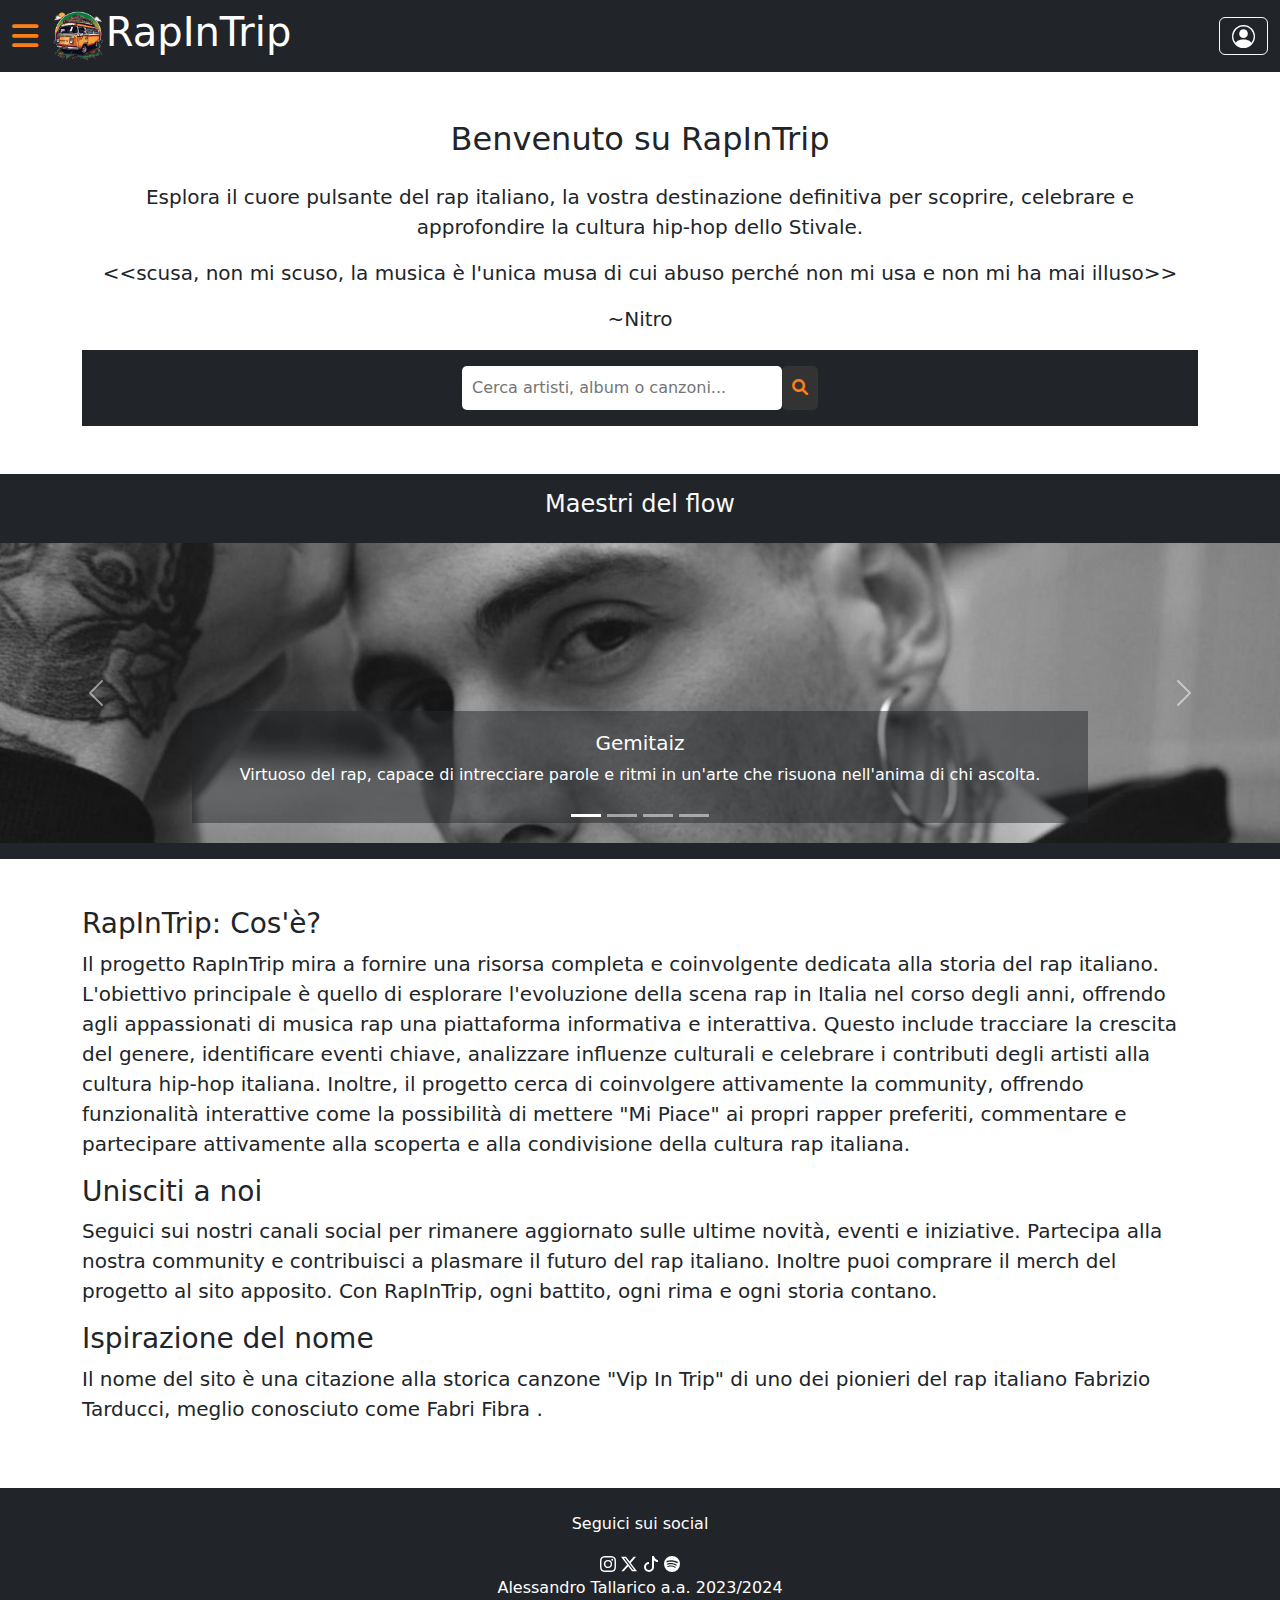
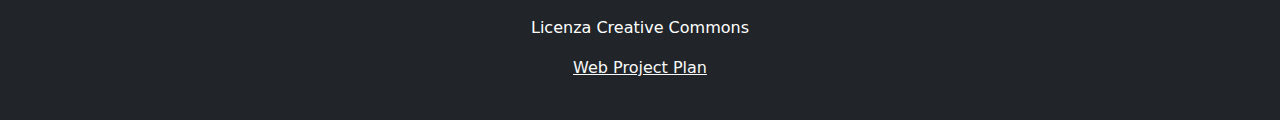
<file: index.html>
<!DOCTYPE html>
<html lang="it">
<head>
    <meta charset="utf-8">
    <meta name="viewport" content="width=device-width, initial-scale=1">
    <title>RapInTrip</title>
    <link rel="icon" href="img/logosfondobiancoRapInTrip.jpg" type="image/png">
    <!-- Bootstrap CSS -->
    <link href="https://cdn.jsdelivr.net/npm/bootstrap@5.3.3/dist/css/bootstrap.min.css" rel="stylesheet">
    <!-- Font Awesome -->
    <link rel="stylesheet" href="https://cdnjs.cloudflare.com/ajax/libs/font-awesome/6.0.0-beta3/css/all.min.css">
    <!-- Custom CSS -->
    <link href="https://cdnjs.cloudflare.com/ajax/libs/font-awesome/6.0.0-beta3/css/all.min.css" rel="stylesheet">
    <link rel="stylesheet" href="css/my-style.css">

    <meta name="DC.title" content="RapInTrip">
    <meta name="DC.creator" content="Alessandro Tallarico">
    <meta name="DC.publisher" content="Alex Talli">
    <meta name="DC.date" content="08-07-2024">
    <meta name="DC.description" content="Esplora la storia e l'evoluzione del rap italiano (Artisti, Album e molto altro...)">
    <meta name="DC.subject" content="art music">
    <meta name="DC.language" content="it">
</head>
<body>

<nav class="navbar navbar-expand-sm bg-dark">
    <div class="container-fluid">
        <div id="mysidenav" class="sidenav">
            <a href="javascript:void(0)" class="closebtn text-center mb-4" onclick="closeNav()">×</a>
            <a href="#">Catalogo</a>
            <a href="HTML/Artisti.html">- Artisti</a>
            <a href="#">- Album</a>
            <a href="#">- Playlist</a>
            <a href="#">- Altro</a>
            <a href="#">Scrivi per noi!</a>
            <a href="#">Merch</a>
            <form class="search-navbar" action="">
                <input type="text" placeholder="Cerca artisti, album o canzoni..." name="search">
                <button type="submit"><i class="fa fa-search" aria-hidden="true"></i></button>
            </form>
        </div>
        <div class="inline-nav">
            <span class="burgermenu" onclick="openNav()"><i class="fas fa-bars" aria-hidden="true"></i></span>
        </div>

        <div class="container d-flex">
            <a href="index.html">
                <img src="img/LOGO.senzasfondo.PNG" alt="Logo" style="max-height: 55px;">

            </a>
            <div class="text-center">
                <a id="titolo" href="index.html">
                    <h1>RapInTrip</h1>
                </a>
            </div>
        </div>

        <div class="collapse navbar-collapse justify-content-end" id="navbarNav">
            <form class="d-flex">
                <button class="btn btn-outline-light" type="button">
                    <svg xmlns="http://www.w3.org/2000/svg" width="23" height="23" fill="currentColor" class="bi bi-person-circle" viewBox="0 0 16 16">
                        <path d="M11 6a3 3 0 1 1-6 0 3 3 0 0 1 6 0"/>
                        <path fill-rule="evenodd" d="M0 8a8 8 0 1 1 16 0A8 8 0 0 1 0 8m8-7a7 7 0 0 0-5.468 11.37C3.242 11.226 4.805 10 8 10s4.757 1.225 5.468 2.37A7 7 0 0 0 8 1"/>
                    </svg>
                </button>
            </form>
        </div>
    </div>
</nav>


<section class="py-5 rounded-3">
    <div class="container">
        <h2 class="text-center mb-4">Benvenuto su RapInTrip</h2>
        <p class="lead text-center">Esplora il cuore pulsante del <strong>rap italiano</strong>, la vostra destinazione definitiva per scoprire, celebrare e approfondire la cultura hip-hop dello <strong>Stivale</strong>.</p>
        <blockquote class="blockquote">
            <p class="lead text-center">&lt;&lt;scusa, non mi scuso, la musica è l'unica musa di cui abuso
                perché non mi usa e non mi ha mai illuso>&gt;</p>
            <p class="lead text-center"> ~Nitro </p>

        </blockquote>
        <div class="flex-column py-3" style="background-color: var(--bs-dark)">
            <form class="search-navbar justify-content-center" style="margin: auto;max-width: 400px;" action="">
                <input type="text" placeholder="Cerca artisti, album o canzoni..." name="search" class="justify-content-end" style="border: 20px">
                <button type="submit"><i class="fa fa-search" aria-hidden="true" style="color: var(--bs-orange)"></i></button>
            </form>
        </div>

    </div>
</section>

<div class="content flex-grow-1 text-light py-3" style="background-color: var(--bs-dark)">
    <h4 class="text-center mb-4">Maestri del flow</h4>
    <section class="hero">
        <div id="carouselExampleIndicators" class="carousel slide" data-bs-ride="carousel">
            <ol class="carousel-indicators">
                <li data-bs-target="#carouselExampleIndicators" data-bs-slide-to="0" class="active"></li>
                <li data-bs-target="#carouselExampleIndicators" data-bs-slide-to="1"></li>
                <li data-bs-target="#carouselExampleIndicators" data-bs-slide-to="2"></li>
                <li data-bs-target="#carouselExampleIndicators" data-bs-slide-to="3"></li>
            </ol>
            <div class="carousel-inner">
                <div class="carousel-item active">
                    <a href="HTML/descrizioneArtista1.html">
                        <img src="img/Gembw.jpg" class="d-block w-100" alt="..." style="object-fit: cover; height: 100%;">
                    </a>
                    <div class="carousel-caption bg-dark bg-opacity-50">
                        <h5>Gemitaiz</h5>
                        <p>Virtuoso del rap, capace di intrecciare parole e ritmi in un'arte che risuona nell'anima di chi ascolta.</p>
                    </div>
                </div>
                <div class="carousel-item">
                    <img src="img/LazzaCarosello.jpg" class="d-block w-100" alt="..." style="object-fit: cover; height: 180%;">
                    <div class="carousel-caption bg-dark bg-opacity-50">
                        <h5>Lazza</h5>
                        <p>Talento versatile che fonde liriche taglienti e melodie impeccabili.</p>
                    </div>
                </div>
                <div class="carousel-item">
                    <img src="img/ClubDogoCarosello.jpg" class="d-block w-100" alt="..." style="object-fit: cover; height: 100%;">
                    <div class="carousel-caption bg-dark bg-opacity-50">
                        <h5>Club Dogo</h5>
                        <p>Pionieri del rap italiano, unendo beat potenti e liriche crude per raccontare la realtà urbana senza filtri.</p>
                    </div>
                </div>
                <div class="carousel-item">
                    <img src="img/NaytCarosello.jpg" class="d-block w-100" alt="..." style="object-fit: cover; height: 120%;">
                    <div class="carousel-caption bg-dark bg-opacity-50">
                        <h5>Nayt</h5>
                        <p>Maestro delle parole, trasforma emozioni e riflessioni in versi incisivi e potenti.</p>
                    </div>
                </div>
            </div>
            <a class="carousel-control-prev" href="#carouselExampleIndicators" role="button" data-bs-slide="prev">
                <span class="carousel-control-prev-icon" aria-hidden="true"></span>
                <span class="sr-only">Previous</span>
            </a>
            <a class="carousel-control-next" href="#carouselExampleIndicators" role="button" data-bs-slide="next">
                <span class="carousel-control-next-icon" aria-hidden="true"></span>
                <span class="sr-only">Next</span>
            </a>
        </div>
    </section>
</div>
<section class="py-5">
    <div class="container">
        <h3 class=" mb-2">RapInTrip: Cos'è?</h3>
        <p class="lead">Il progetto <strong> RapInTrip </strong>  mira a fornire una risorsa completa e coinvolgente dedicata alla storia del rap italiano. L'obiettivo principale è quello di esplorare l'evoluzione della scena rap in Italia nel corso degli anni, offrendo agli appassionati di musica rap una piattaforma informativa e interattiva. Questo include tracciare la crescita del genere, identificare eventi chiave, analizzare influenze culturali e celebrare i contributi degli artisti alla cultura hip-hop italiana. Inoltre, il progetto cerca di coinvolgere attivamente la community, offrendo funzionalità interattive come la possibilità di mettere "Mi Piace" ai propri rapper preferiti, commentare e partecipare attivamente alla scoperta e alla condivisione della cultura rap italiana.</p>
        <h3 class=" mb-2">Unisciti a noi</h3>
        <p class="lead">Seguici sui nostri canali social per rimanere aggiornato sulle ultime novità, eventi e iniziative. Partecipa alla nostra community e contribuisci a plasmare il futuro del rap italiano. Inoltre puoi comprare il merch del progetto al sito apposito. Con RapInTrip, ogni battito, ogni rima e ogni storia contano.</p>
        <h3 class=" mb-2">Ispirazione del nome</h3>
        <p class="lead">Il nome del sito è una citazione alla storica canzone "Vip In Trip" di uno dei pionieri del rap italiano Fabrizio Tarducci, meglio conosciuto come <strong> Fabri Fibra </strong>.</p>
    </div>
</section>
<!-- Footer -->
<footer class="footer bg-dark text-white py-4">
    <div class="container">
        <div class="footer-social text-center">
            <p>Seguici sui social</p>
            <svg xmlns="http://www.w3.org/2000/svg" width="16" height="16" fill="currentColor" class="bi bi-instagram" viewBox="0 0 16 16">
                <path d="M8 0C5.829 0 5.556.01 4.703.048 3.85.088 3.269.222 2.76.42a3.9 3.9 0 0 0-1.417.923A3.9 3.9 0 0 0 .42 2.76C.222 3.268.087 3.85.048 4.7.01 5.555 0 5.827 0 8.001c0 2.172.01 2.444.048 3.297.04.852.174 1.433.372 1.942.205.526.478.972.923 1.417.444.445.89.719 1.416.923.51.198 1.09.333 1.942.372C5.555 15.99 5.827 16 8 16s2.444-.01 3.298-.048c.851-.04 1.434-.174 1.943-.372a3.9 3.9 0 0 0 1.416-.923c.445-.445.718-.891.923-1.417.197-.509.332-1.09.372-1.942C15.99 10.445 16 10.173 16 8s-.01-2.445-.048-3.299c-.04-.851-.175-1.433-.372-1.941a3.9 3.9 0 0 0-.923-1.417A3.9 3.9 0 0 0 13.24.42c-.51-.198-1.092-.333-1.943-.372C10.443.01 10.172 0 7.998 0zm-.717 1.442h.718c2.136 0 2.389.007 3.232.046.78.035 1.204.166 1.486.275.373.145.64.319.92.599s.453.546.598.92c.11.281.24.705.275 1.485.039.843.047 1.096.047 3.231s-.008 2.389-.047 3.232c-.035.78-.166 1.203-.275 1.485a2.5 2.5 0 0 1-.599.919c-.28.28-.546.453-.92.598-.28.11-.704.24-1.485.276-.843.038-1.096.047-3.232.047s-2.39-.009-3.233-.047c-.78-.036-1.203-.166-1.485-.276a2.5 2.5 0 0 1-.92-.598 2.5 2.5 0 0 1-.6-.92c-.109-.281-.24-.705-.275-1.485-.038-.843-.046-1.096-.046-3.233s.008-2.388.046-3.231c.036-.78.166-1.204.276-1.486.145-.373.319-.64.599-.92s.546-.453.92-.598c.282-.11.705-.24 1.485-.276.738-.034 1.024-.044 2.515-.045zm4.988 1.328a.96.96 0 1 0 0 1.92.96.96 0 0 0 0-1.92m-4.27 1.122a4.109 4.109 0 1 0 0 8.217 4.109 4.109 0 0 0 0-8.217m0 1.441a2.667 2.667 0 1 1 0 5.334 2.667 2.667 0 0 1 0-5.334"/>
            </svg>
            <svg xmlns="http://www.w3.org/2000/svg" width="16" height="16" fill="currentColor" class="bi bi-twitter-x" viewBox="0 0 16 16">
                <path d="M12.6.75h2.454l-5.36 6.142L16 15.25h-4.937l-3.867-5.07-4.425 5.07H.316l5.733-6.57L0 .75h5.063l3.495 4.633L12.601.75Zm-.86 13.028h1.36L4.323 2.145H2.865z"/>
            </svg>
            <svg xmlns="http://www.w3.org/2000/svg" width="16" height="16" fill="currentColor" class="bi bi-tiktok" viewBox="0 0 16 16">
                <path d="M9 0h1.98c.144.715.54 1.617 1.235 2.512C12.895 3.389 13.797 4 15 4v2c-1.753 0-3.07-.814-4-1.829V11a5 5 0 1 1-5-5v2a3 3 0 1 0 3 3z"/>
            </svg>
            <svg xmlns="http://www.w3.org/2000/svg" width="16" height="16" fill="currentColor" class="bi bi-spotify" viewBox="0 0 16 16">
                <path d="M8 0a8 8 0 1 0 0 16A8 8 0 0 0 8 0m3.669 11.538a.5.5 0 0 1-.686.165c-1.879-1.147-4.243-1.407-7.028-.77a.499.499 0 0 1-.222-.973c3.048-.696 5.662-.397 7.77.892a.5.5 0 0 1 .166.686m.979-2.178a.624.624 0 0 1-.858.205c-2.15-1.321-5.428-1.704-7.972-.932a.625.625 0 0 1-.362-1.194c2.905-.881 6.517-.454 8.986 1.063a.624.624 0 0 1 .206.858m.084-2.268C10.154 5.56 5.9 5.419 3.438 6.166a.748.748 0 1 1-.434-1.432c2.825-.857 7.523-.692 10.492 1.07a.747.747 0 1 1-.764 1.288"/>
            </svg>
        </div>

        <div class="post-footer-mobile text-center">
            <p>Alessandro Tallarico a.a. 2023&#47;2024</p>
            <p>Licenza Creative Commons</p>
            <p> <a href="HTML/webProjectPlan.html" class="text-light">Web Project Plan</a></p>
        </div>
    </div>
</footer>

<!-- jQuery and Bootstrap JS -->
<script src="https://ajax.googleapis.com/ajax/libs/jquery/3.5.1/jquery.min.js"></script>
<script src="https://cdn.jsdelivr.net/npm/bootstrap@5.3.3/dist/js/bootstrap.bundle.min.js"></script>
<script src="https://maxcdn.bootstrapcdn.com/bootstrap/4.5.2/js/bootstrap.min.js"></script>
<script src="js/navbar.js"></script>

</body>
</html>
</file>
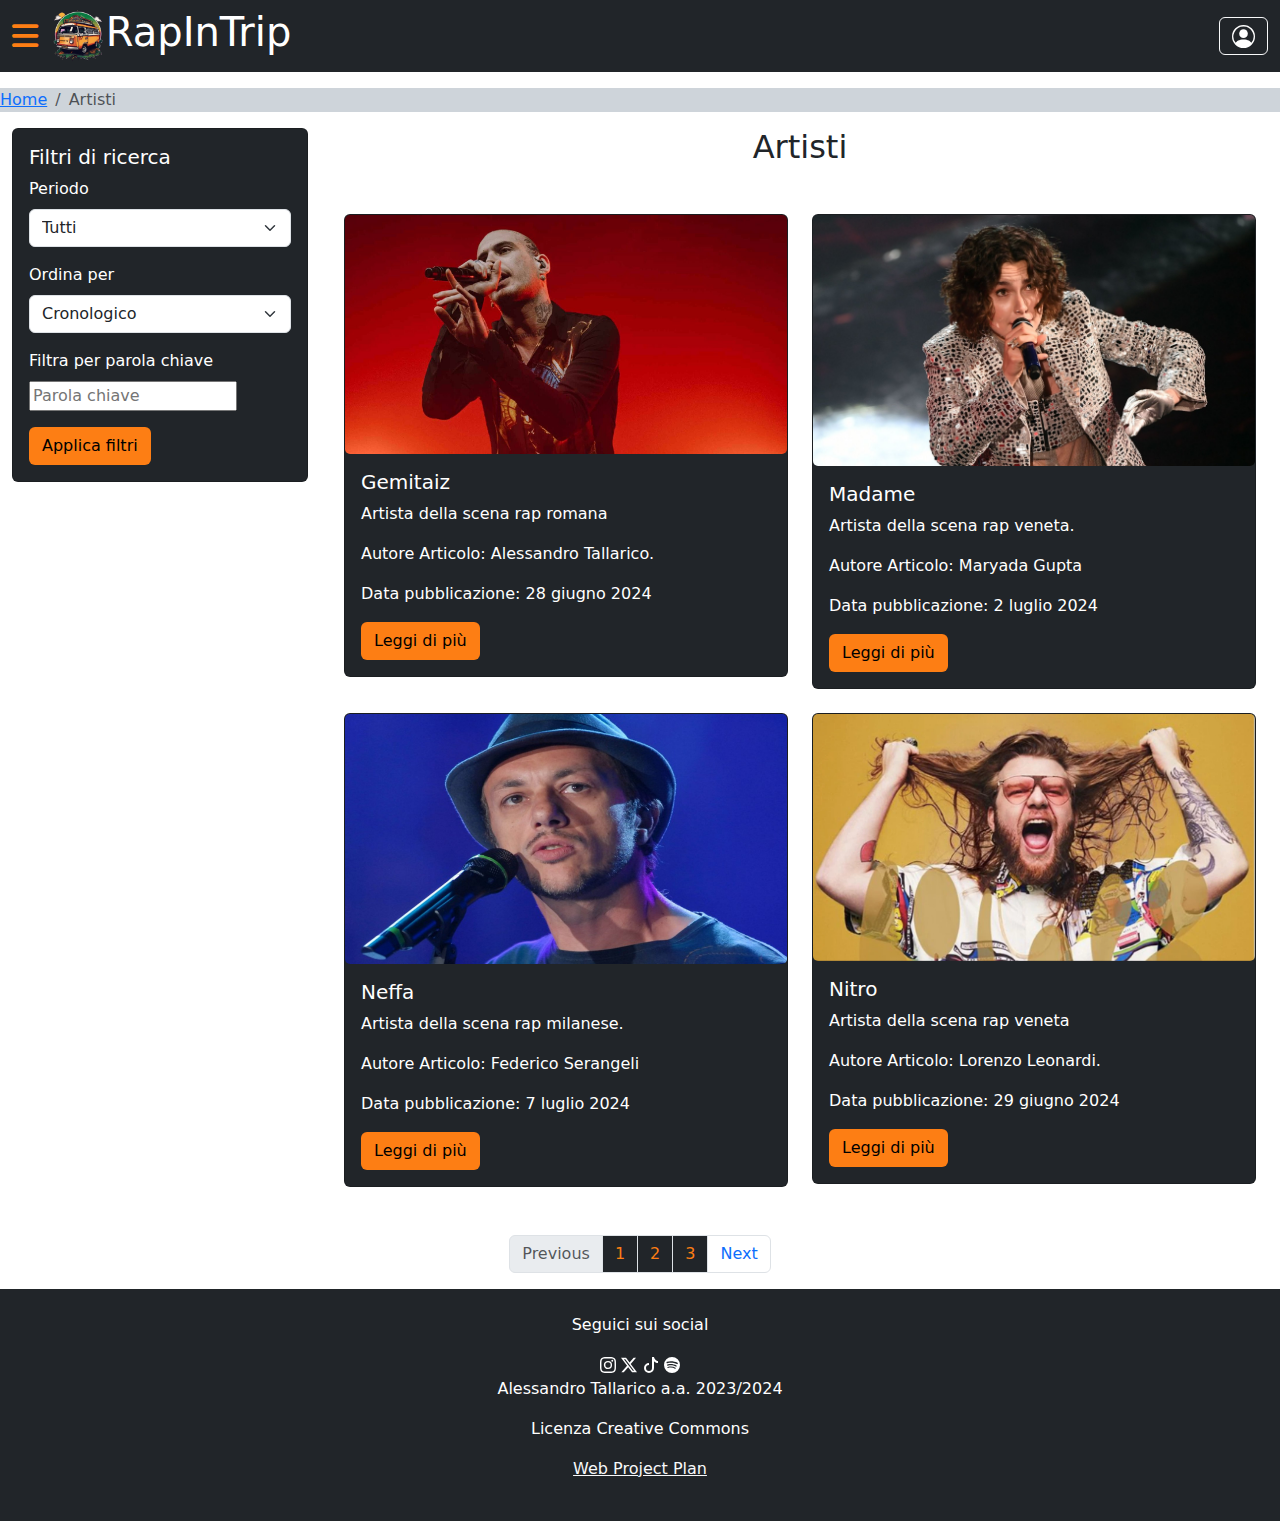
<file: HTML/Artisti.html>
<!DOCTYPE html>
<html lang="it">
<head>
    <meta charset="utf-8">
    <meta name="viewport" content="width=device-width, initial-scale=1">
    <title>RapInTrip</title>
    <link rel="icon" href="../img/logosfondobiancoRapInTrip.jpg" type="image/png">
    <!-- Bootstrap CSS -->
    <link href="https://cdn.jsdelivr.net/npm/bootstrap@5.3.3/dist/css/bootstrap.min.css" rel="stylesheet">
    <!-- Font Awesome -->
    <link rel="stylesheet" href="https://cdnjs.cloudflare.com/ajax/libs/font-awesome/6.0.0-beta3/css/all.min.css">
    <!-- Custom CSS -->
    <link href="https://cdnjs.cloudflare.com/ajax/libs/font-awesome/6.0.0-beta3/css/all.min.css" rel="stylesheet">
    <link rel="stylesheet" href="../css/my-style.css">

    <meta name="DC.title" content="RapInTrip">
    <meta name="DC.creator" content="Alessandro Tallarico">
    <meta name="DC.publisher" content="Alex Talli">
    <meta name="DC.date" content="08-07-2024">
    <meta name="DC.description" content="Esplora la storia e l'evoluzione del rap italiano (Artisti, Album e molto altro...)">
    <meta name="DC.subject" content="art music">
    <meta name="DC.language" content="it">
</head>
<body>

<nav class="navbar navbar-expand-sm bg-dark">
    <div class="container-fluid">
        <div id="mysidenav" class="sidenav">
            <a href="javascript:void(0)" class="closebtn text-center mb-4" onclick="closeNav()">×</a>
            <a href="#">Catalogo</a>
            <a href="Artisti.html">- Artisti</a>
            <a href="#">- Album</a>
            <a href="#">- Playlist</a>
            <a href="#">- Altro</a>
            <a href="#">Scrivi per noi!</a>
            <a href="#">Merch</a>
            <form class="search-navbar" action="">
                <input type="text" placeholder="Cerca artisti, album o canzoni..." name="search">
                <button type="submit"><i class="fa fa-search" aria-hidden="true"></i></button>
            </form>
        </div>
        <div class="inline-nav">
            <span class="burgermenu" onclick="openNav()"><i class="fas fa-bars" aria-hidden="true"></i></span>
        </div>

        <div class="container d-flex">
            <a href="../index.html">
                <img src="../img/LOGO.senzasfondo.PNG" alt="Logo" style="max-height: 55px;">
            </a>
            <div class="text-center">
                <a id="titolo" href="../index.html">
                    <h1>RapInTrip</h1>
                </a>
            </div>
        </div>

        <div class="collapse navbar-collapse justify-content-end" id="navbarNav">
            <form class="d-flex">
                <button class="btn btn-outline-light" type="button">
                    <svg xmlns="http://www.w3.org/2000/svg" width="23" height="23" fill="currentColor" class="bi bi-person-circle" viewBox="0 0 16 16">
                        <path d="M11 6a3 3 0 1 1-6 0 3 3 0 0 1 6 0"/>
                        <path fill-rule="evenodd" d="M0 8a8 8 0 1 1 16 0A8 8 0 0 1 0 8m8-7a7 7 0 0 0-5.468 11.37C3.242 11.226 4.805 10 8 10s4.757 1.225 5.468 2.37A7 7 0 0 0 8 1"/>
                    </svg>
                </button>
            </form>
        </div>
    </div>
</nav>
<nav aria-label="breadcrumb" class="mt-3" >
    <ol class="breadcrumb bg-dark-subtle">
        <li class="breadcrumb-item"><a href="../index.html">Home</a></li>
        <li class="breadcrumb-item active" aria-current="page">Artisti</li>
    </ol>
</nav>


<div class="container-fluid">
    <div class="row" >
        <!-- Filtri di ricerca -->
        <div class="col-lg-3">
            <div class="card bg-dark text-white">
                <div class="card-body">
                    <h5 class="card-title">Filtri di ricerca</h5>
                    <form>
                        <div class="mb-3">
                            <label for="periodo" class="form-label">Periodo</label>
                            <select class="form-select" id="periodo">
                                <option>Tutti</option>
                                <option>1980-1990</option>
                                <option>1990-2000</option>
                                <option>2000-2010</option>
                                <option>2010-2020</option>
                                <option>2020-OGGI</option>
                            </select>
                        </div>
                        <div class="mb-3">
                            <label for="ordina" class="form-label">Ordina per</label>
                            <select class="form-select" id="ordina">
                                <option>Cronologico</option>
                                <option>Ordine alfabetico</option>
                            </select>
                        </div>
                        <div class="mb-3">
                            <label for="search" class="form-label">Filtra per parola chiave</label>
                            <input type="text" placeholder="Parola chiave" id="search">
                        </div>
                        <button type="submit" class="btn btn-orange">Applica filtri</button>
                    </form>
                </div>
            </div>
        </div>
        <div class="col-lg-9">
            <h2 class="text-center mb-4">Artisti</h2>
            <!-- Contenuto principale -->
            <section class="container my-5">
                <div class="row row-cols-1 row-cols-md-2 g-4">
                    <!-- Card 1 -->
                    <div class="col">
                        <div class="card bg-dark text-white">
                            <img src="../img/Gem.png" class="card-img" alt="..." style="max-block-size: 300px">
                            <div class="card-body">
                                <h5 class="card-title">Gemitaiz</h5>
                                <p class="card-text">Artista della scena rap romana</p>
                                <p class="card-text">Autore Articolo: Alessandro Tallarico.</p>
                                <p class="card-text">Data pubblicazione: 28 giugno 2024</p>
                                <a href="descrizioneArtista1.html" class="btn btn-orange">Leggi di più</a>
                            </div>
                        </div>
                    </div>
                    <div class="col">
                        <div class="card bg-dark text-white">
                            <img src="../img/MadameRAPINTRIP.jpg" class="card-img" alt="..." style="max-block-size: 300px">
                            <div class="card-body">
                                <h5 class="card-title">Madame</h5>
                                <p class="card-text">Artista della scena rap veneta.</p>
                                <p class="card-text">Autore Articolo: Maryada Gupta</p>
                                <p class="card-text">Data pubblicazione: 2 luglio 2024</p>
                                <a href="#" class="btn btn-orange">Leggi di più</a>
                            </div>
                        </div>
                    </div>
                    <div class="col">
                        <div class="card bg-dark text-white">
                            <img src="../img/NEFFA.jpg" class="card-img" alt="..." style="max-block-size: 250px">
                            <div class="card-body">
                                <h5 class="card-title">Neffa</h5>
                                <p class="card-text">Artista della scena rap milanese.</p>
                                <p class="card-text">Autore Articolo: Federico Serangeli</p>
                                <p class="card-text">Data pubblicazione: 7 luglio 2024</p>
                                <a href="#" class="btn btn-orange">Leggi di più</a>
                            </div>
                        </div>
                    </div>
                    <div class="col">
                        <div class="card bg-dark text-white">
                            <img src="../img/Nitro.png" class="card-img" alt="..." style="max-block-size: 300px">
                            <div class="card-body">
                                <h5 class="card-title">Nitro</h5>
                                <p class="card-text">Artista della scena rap veneta</p>
                                <p class="card-text">Autore Articolo: Lorenzo Leonardi.</p>
                                <p class="card-text">Data pubblicazione: 29 giugno 2024</p>
                                <a href="#" class="btn btn-orange">Leggi di più</a>
                            </div>
                        </div>
                    </div>
                </div>
            </section>
        </div>
    </div>
</div>

<nav aria-label="Page navigation">
    <ul class="pagination justify-content-center">
        <li class="page-item disabled">
            <a class="page-link " href="#" tabindex="-1">Previous</a>
        </li>
        <li class="page-item"><a class="page-link bg-dark" href="#" style="color:var(--bs-orange)">1</a></li>
        <li class="page-item"><a class="page-link bg-dark" href="#" style="color:var(--bs-orange)">2</a></li>
        <li class="page-item"><a class="page-link bg-dark" href="#" style="color:var(--bs-orange)">3</a></li>
        <li class="page-item">

            <a class="page-link " href="#" tabindex="-1">Next</a>
        </li>
    </ul>
</nav>

<!-- Footer -->
<footer class="footer bg-dark text-white py-4">
    <div class="container">
        <div class="footer-social text-center">
            <p>Seguici sui social</p>
            <svg xmlns="http://www.w3.org/2000/svg" width="16" height="16" fill="currentColor" class="bi bi-instagram" viewBox="0 0 16 16">
                <path d="M8 0C5.829 0 5.556.01 4.703.048 3.85.088 3.269.222 2.76.42a3.9 3.9 0 0 0-1.417.923A3.9 3.9 0 0 0 .42 2.76C.222 3.268.087 3.85.048 4.7.01 5.555 0 5.827 0 8.001c0 2.172.01 2.444.048 3.297.04.852.174 1.433.372 1.942.205.526.478.972.923 1.417.444.445.89.719 1.416.923.51.198 1.09.333 1.942.372C5.555 15.99 5.827 16 8 16s2.444-.01 3.298-.048c.851-.04 1.434-.174 1.943-.372a3.9 3.9 0 0 0 1.416-.923c.445-.445.718-.891.923-1.417.197-.509.332-1.09.372-1.942C15.99 10.445 16 10.173 16 8s-.01-2.445-.048-3.299c-.04-.851-.175-1.433-.372-1.941a3.9 3.9 0 0 0-.923-1.417A3.9 3.9 0 0 0 13.24.42c-.51-.198-1.092-.333-1.943-.372C10.443.01 10.172 0 7.998 0zm-.717 1.442h.718c2.136 0 2.389.007 3.232.046.78.035 1.204.166 1.486.275.373.145.64.319.92.599s.453.546.598.92c.11.281.24.705.275 1.485.039.843.047 1.096.047 3.231s-.008 2.389-.047 3.232c-.035.78-.166 1.203-.275 1.485a2.5 2.5 0 0 1-.599.919c-.28.28-.546.453-.92.598-.28.11-.704.24-1.485.276-.843.038-1.096.047-3.232.047s-2.39-.009-3.233-.047c-.78-.036-1.203-.166-1.485-.276a2.5 2.5 0 0 1-.92-.598 2.5 2.5 0 0 1-.6-.92c-.109-.281-.24-.705-.275-1.485-.038-.843-.046-1.096-.046-3.233s.008-2.388.046-3.231c.036-.78.166-1.204.276-1.486.145-.373.319-.64.599-.92s.546-.453.92-.598c.282-.11.705-.24 1.485-.276.738-.034 1.024-.044 2.515-.045zm4.988 1.328a.96.96 0 1 0 0 1.92.96.96 0 0 0 0-1.92m-4.27 1.122a4.109 4.109 0 1 0 0 8.217 4.109 4.109 0 0 0 0-8.217m0 1.441a2.667 2.667 0 1 1 0 5.334 2.667 2.667 0 0 1 0-5.334"/>
            </svg>
            <svg xmlns="http://www.w3.org/2000/svg" width="16" height="16" fill="currentColor" class="bi bi-twitter-x" viewBox="0 0 16 16">
                <path d="M12.6.75h2.454l-5.36 6.142L16 15.25h-4.937l-3.867-5.07-4.425 5.07H.316l5.733-6.57L0 .75h5.063l3.495 4.633L12.601.75Zm-.86 13.028h1.36L4.323 2.145H2.865z"/>
            </svg>
            <svg xmlns="http://www.w3.org/2000/svg" width="16" height="16" fill="currentColor" class="bi bi-tiktok" viewBox="0 0 16 16">
                <path d="M9 0h1.98c.144.715.54 1.617 1.235 2.512C12.895 3.389 13.797 4 15 4v2c-1.753 0-3.07-.814-4-1.829V11a5 5 0 1 1-5-5v2a3 3 0 1 0 3 3z"/>
            </svg>
            <svg xmlns="http://www.w3.org/2000/svg" width="16" height="16" fill="currentColor" class="bi bi-spotify" viewBox="0 0 16 16">
                <path d="M8 0a8 8 0 1 0 0 16A8 8 0 0 0 8 0m3.669 11.538a.5.5 0 0 1-.686.165c-1.879-1.147-4.243-1.407-7.028-.77a.499.499 0 0 1-.222-.973c3.048-.696 5.662-.397 7.77.892a.5.5 0 0 1 .166.686m.979-2.178a.624.624 0 0 1-.858.205c-2.15-1.321-5.428-1.704-7.972-.932a.625.625 0 0 1-.362-1.194c2.905-.881 6.517-.454 8.986 1.063a.624.624 0 0 1 .206.858m.084-2.268C10.154 5.56 5.9 5.419 3.438 6.166a.748.748 0 1 1-.434-1.432c2.825-.857 7.523-.692 10.492 1.07a.747.747 0 1 1-.764 1.288"/>
            </svg>
        </div>

        <div class="post-footer-mobile text-center">
            <p>Alessandro Tallarico a.a. 2023&#47;2024</p>
            <p>Licenza Creative Commons</p>
            <p> <a href="../HTML/webProjectPlan.html" class="text-light">Web Project Plan</a></p>
        </div>
    </div>
</footer>

<!-- jQuery and Bootstrap JS -->
<script src="https://ajax.googleapis.com/ajax/libs/jquery/3.5.1/jquery.min.js"></script>
<script src="https://cdn.jsdelivr.net/npm/bootstrap@5.3.3/dist/js/bootstrap.bundle.min.js"></script>
<script src="https://maxcdn.bootstrapcdn.com/bootstrap/4.5.2/js/bootstrap.min.js"></script>
<script src="../js/navbar.js"></script>

</body>
</html>
</file>
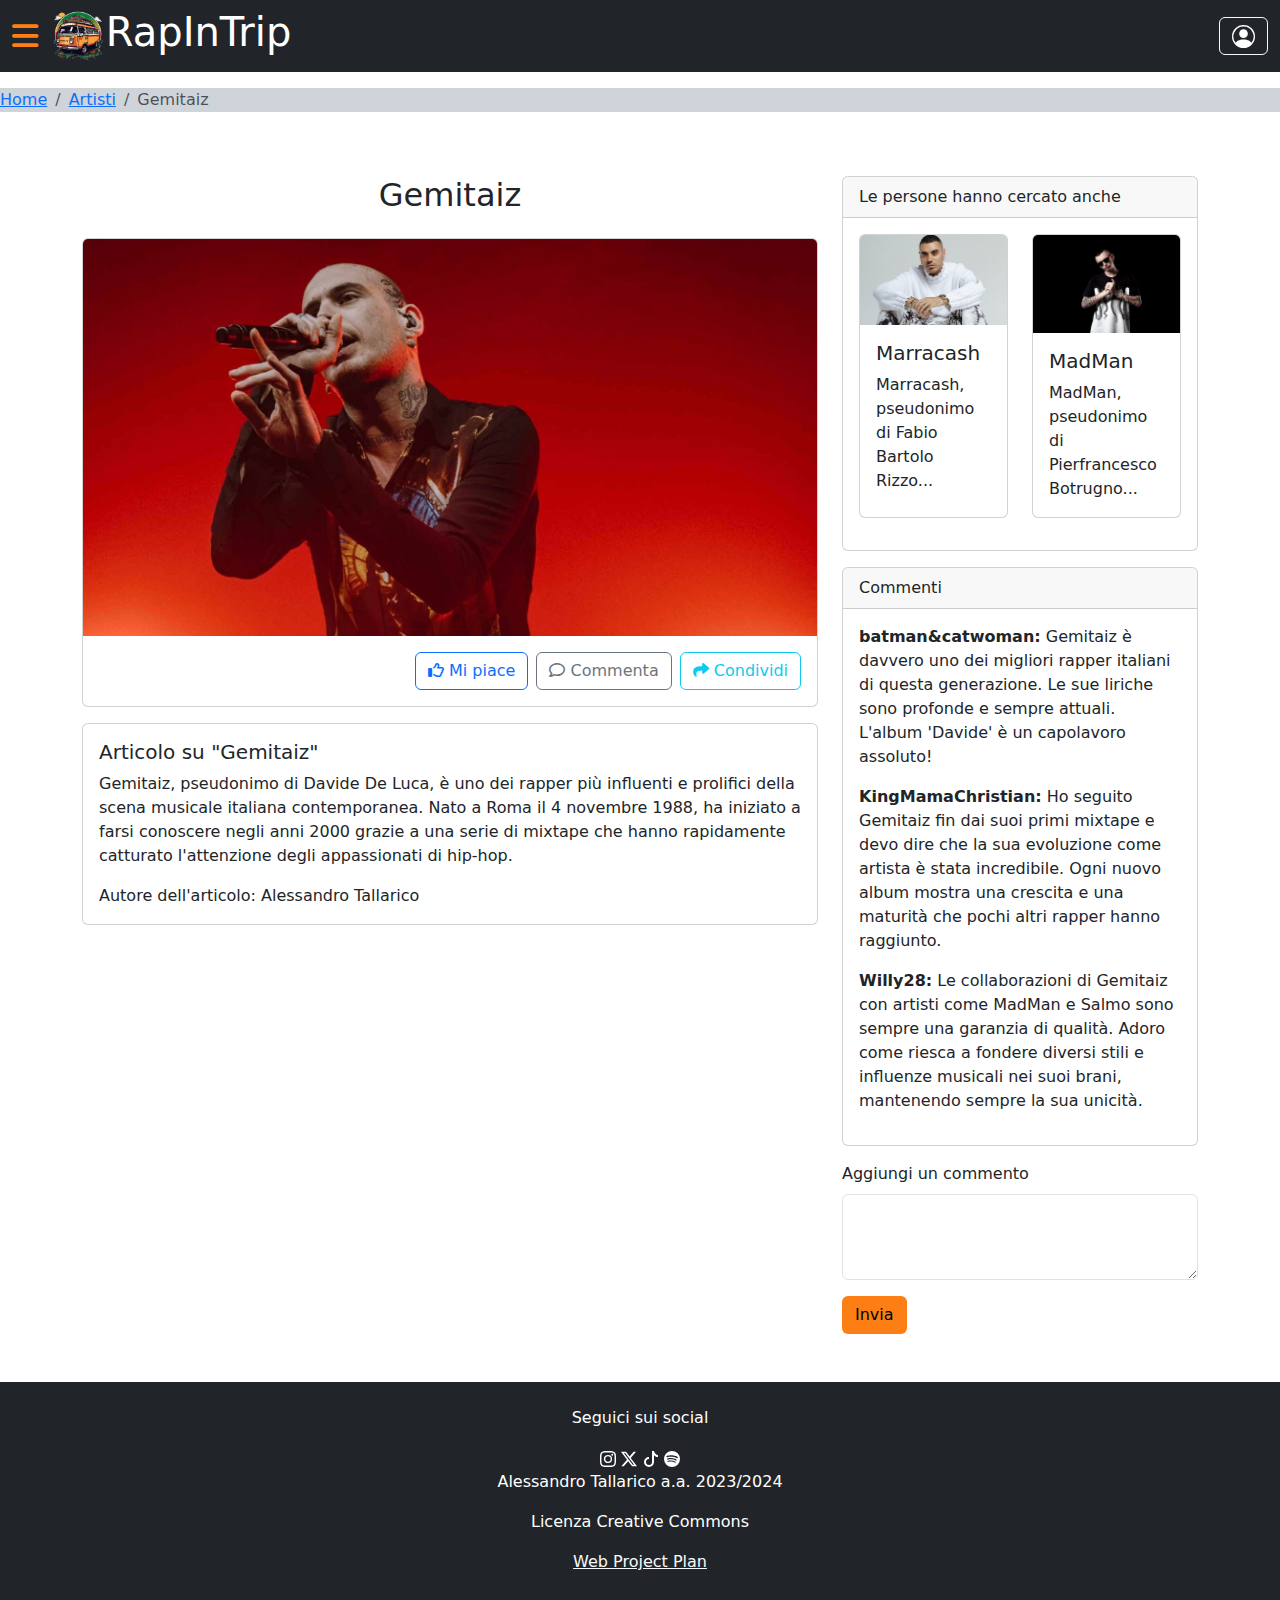
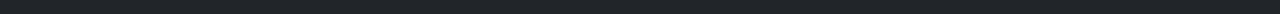
<file: HTML/descrizioneArtista1.html>
<!DOCTYPE html>
<html lang="it">
<head>
    <meta charset="utf-8">
    <meta name="viewport" content="width=device-width, initial-scale=1">
    <title>RapInTrip</title>
    <link rel="icon" href="../img/logosfondobiancoRapInTrip.jpg" type="image/png">
    <!-- Bootstrap CSS -->
    <link href="https://cdn.jsdelivr.net/npm/bootstrap@5.3.3/dist/css/bootstrap.min.css" rel="stylesheet">
    <!-- Font Awesome -->
    <link rel="stylesheet" href="https://cdnjs.cloudflare.com/ajax/libs/font-awesome/6.0.0-beta3/css/all.min.css">
    <!-- Custom CSS -->
    <link href="https://cdnjs.cloudflare.com/ajax/libs/font-awesome/6.0.0-beta3/css/all.min.css" rel="stylesheet">
    <link rel="stylesheet" href="../css/my-style.css">
</head>
<body>
<meta name="DC.title" content="Gemitaiz">
<meta name="DC.creator" content="Alessandro Tallarico">
<meta name="DC.date" content="28-06-2024">
<meta name="DC.category" content="Artisti">
<meta name="DC.publisherCountry" content="Italy">

<meta name="keywords" content="arte, music, artist, Gemitaiz, Artista">

<nav class="navbar navbar-expand-sm bg-dark">
    <div class="container-fluid">
        <div id="mysidenav" class="sidenav">
            <a href="javascript:void(0)" class="closebtn text-center mb-4" onclick="closeNav()">×</a>
            <a href="#">Catalogo</a>
            <a href="Artisti.html">- Artisti</a>
            <a href="#">- Album</a>
            <a href="#">- Playlist</a>
            <a href="#">- Altro</a>
            <a href="#">Scrivi per noi!</a>
            <a href="#">Merch</a>
            <form class="search-navbar" action="">
                <input type="text" placeholder="Cerca artisti, album o canzoni..." name="search">
                <button type="submit"><i class="fa fa-search" aria-hidden="true"></i></button>
            </form>
        </div>
        <div class="inline-nav">
            <span class="burgermenu" onclick="openNav()"><i class="fas fa-bars" aria-hidden="true"></i></span>
        </div>

        <div class="container d-flex">
            <a href="../index.html">
                <img src="../img/LOGO.senzasfondo.PNG" alt="Logo" style="max-height: 55px;">
            </a>
            <div class="text-center">
                <a id="titolo" href="../index.html">
                    <h1>RapInTrip</h1>
                </a>
            </div>
        </div>

        <div class="collapse navbar-collapse justify-content-end" id="navbarNav">
            <form class="d-flex">
                <button class="btn btn-outline-light" type="button">
                    <svg xmlns="http://www.w3.org/2000/svg" width="23" height="23" fill="currentColor" class="bi bi-person-circle" viewBox="0 0 16 16">
                        <path d="M11 6a3 3 0 1 1-6 0 3 3 0 0 1 6 0"/>
                        <path fill-rule="evenodd" d="M0 8a8 8 0 1 1 16 0A8 8 0 0 1 0 8m8-7a7 7 0 0 0-5.468 11.37C3.242 11.226 4.805 10 8 10s4.757 1.225 5.468 2.37A7 7 0 0 0 8 1"/>
                    </svg>
                </button>
            </form>
        </div>
    </div>
</nav>
<nav aria-label="breadcrumb" class="mt-3">
    <ol class="breadcrumb bg-dark-subtle">
        <li class="breadcrumb-item"><a href="../index.html">Home</a></li>
        <li class="breadcrumb-item"><a href="Artisti.html">Artisti</a></li>
        <li class="breadcrumb-item active" aria-current="page">Gemitaiz</li>
    </ol>
</nav>



<section class="py-5">
    <div class="container">
        <div class="row justify-content-center">
            <div class="col-md-8">
                <h2 class="text-center mb-4">Gemitaiz</h2>
                <div class="card mb-3">
                    <img src="../img/Gem.png" class="card-img-top" alt="..." style="max-height: 600px">
                    <div class="card-body">

                        <!-- Azioni social -->
                        <div class="d-flex justify-content-end">
                            <button type="button" class="btn btn-outline-primary me-2">
                                <i class="far fa-thumbs-up"></i> Mi piace
                            </button>
                            <button type="button" class="btn btn-outline-secondary me-2">
                                <i class="far fa-comment"></i> Commenta
                            </button>
                            <button type="button" class="btn btn-outline-info">
                                <i class="fas fa-share"></i> Condividi
                            </button>
                        </div>
                    </div>
                </div>
                <div class="card">
                    <div class="card-body">
                        <h5 class="card-title">Articolo su "Gemitaiz"</h5>
                        <p class="card-text">Gemitaiz, pseudonimo di Davide De Luca, è uno dei rapper più influenti e prolifici della scena musicale italiana contemporanea. Nato a Roma il 4 novembre 1988, ha iniziato a farsi conoscere negli anni 2000 grazie a una serie di mixtape che hanno rapidamente catturato l'attenzione degli appassionati di hip-hop.</p>
                        <p class="card-text">Autore dell'articolo: Alessandro Tallarico</p>
                    </div>
                </div>
            </div>
            <div class="col-md-4">
                <div class="card mb-3">
                    <div class="card-header">
                        Le persone hanno cercato anche
                    </div>
                    <div class="card-body">
                        <div class="row">
                            <!-- Articolo Marracash -->
                            <div class="col-6 mb-3">
                                <div class="card h-100">
                                    <img src="../img/Marra.png" class="card-img-top" alt="...">
                                    <div class="card-body">
                                        <h5 class="card-title">Marracash</h5>
                                        <p class="card-text">Marracash, pseudonimo di Fabio Bartolo Rizzo...</p>
                                    </div>
                                </div>
                            </div>
                            <!-- Articolo MadMan -->
                            <div class="col-6 mb-3">
                                <div class="card h-100">
                                    <img src="../img/MM.png" class="card-img-top" alt="...">
                                    <div class="card-body">
                                        <h5 class="card-title">MadMan</h5>
                                        <p class="card-text">MadMan, pseudonimo di Pierfrancesco Botrugno...</p>
                                    </div>
                                </div>
                            </div>
                        </div>
                    </div>
                </div>
                <div class="card mb-3">
                    <div class="card-header">
                        Commenti
                    </div>
                    <div class="card-body">
                        <!-- Sezione commenti -->
                        <div class="comment">
                            <p><strong>batman&catwoman:</strong> Gemitaiz è davvero uno dei migliori rapper italiani di questa generazione. Le sue liriche sono profonde e sempre attuali. L'album 'Davide' è un capolavoro assoluto!</p>
                        </div>
                        <div class="comment">
                            <p><strong>KingMamaChristian:</strong> Ho seguito Gemitaiz fin dai suoi primi mixtape e devo dire che la sua evoluzione come artista è stata incredibile. Ogni nuovo album mostra una crescita e una maturità che pochi altri rapper hanno raggiunto.</p>
                        </div>
                        <div class="comment">
                            <p><strong>Willy28:</strong> Le collaborazioni di Gemitaiz con artisti come MadMan e Salmo sono sempre una garanzia di qualità. Adoro come riesca a fondere diversi stili e influenze musicali nei suoi brani, mantenendo sempre la sua unicità.</p>
                        </div>
                    </div>
                </div>
                <form>
                    <div class="mb-3">
                        <label for="commentTextarea" class="form-label">Aggiungi un commento</label>
                        <textarea class="form-control" id="commentTextarea" rows="3"></textarea>
                    </div>
                    <button type="submit" class="btn btn-orange">Invia</button>
                </form>
            </div>
        </div>
    </div>
</section>

<!-- Footer -->
<footer class="footer bg-dark text-white py-4">
    <div class="container">
        <div class="footer-social text-center">
            <p>Seguici sui social</p>
            <svg xmlns="http://www.w3.org/2000/svg" width="16" height="16" fill="currentColor" class="bi bi-instagram" viewBox="0 0 16 16">
                <path d="M8 0C5.829 0 5.556.01 4.703.048 3.85.088 3.269.222 2.76.42a3.9 3.9 0 0 0-1.417.923A3.9 3.9 0 0 0 .42 2.76C.222 3.268.087 3.85.048 4.7.01 5.555 0 5.827 0 8.001c0 2.172.01 2.444.048 3.297.04.852.174 1.433.372 1.942.205.526.478.972.923 1.417.444.445.89.719 1.416.923.51.198 1.09.333 1.942.372C5.555 15.99 5.827 16 8 16s2.444-.01 3.298-.048c.851-.04 1.434-.174 1.943-.372a3.9 3.9 0 0 0 1.416-.923c.445-.445.718-.891.923-1.417.197-.509.332-1.09.372-1.942C15.99 10.445 16 10.173 16 8s-.01-2.445-.048-3.299c-.04-.851-.175-1.433-.372-1.941a3.9 3.9 0 0 0-.923-1.417A3.9 3.9 0 0 0 13.24.42c-.51-.198-1.092-.333-1.943-.372C10.443.01 10.172 0 7.998 0zm-.717 1.442h.718c2.136 0 2.389.007 3.232.046.78.035 1.204.166 1.486.275.373.145.64.319.92.599s.453.546.598.92c.11.281.24.705.275 1.485.039.843.047 1.096.047 3.231s-.008 2.389-.047 3.232c-.035.78-.166 1.203-.275 1.485a2.5 2.5 0 0 1-.599.919c-.28.28-.546.453-.92.598-.28.11-.704.24-1.485.276-.843.038-1.096.047-3.232.047s-2.39-.009-3.233-.047c-.78-.036-1.203-.166-1.485-.276a2.5 2.5 0 0 1-.92-.598 2.5 2.5 0 0 1-.6-.92c-.109-.281-.24-.705-.275-1.485-.038-.843-.046-1.096-.046-3.233s.008-2.388.046-3.231c.036-.78.166-1.204.276-1.486.145-.373.319-.64.599-.92s.546-.453.92-.598c.282-.11.705-.24 1.485-.276.738-.034 1.024-.044 2.515-.045zm4.988 1.328a.96.96 0 1 0 0 1.92.96.96 0 0 0 0-1.92m-4.27 1.122a4.109 4.109 0 1 0 0 8.217 4.109 4.109 0 0 0 0-8.217m0 1.441a2.667 2.667 0 1 1 0 5.334 2.667 2.667 0 0 1 0-5.334"/>
            </svg>
            <svg xmlns="http://www.w3.org/2000/svg" width="16" height="16" fill="currentColor" class="bi bi-twitter-x" viewBox="0 0 16 16">
                <path d="M12.6.75h2.454l-5.36 6.142L16 15.25h-4.937l-3.867-5.07-4.425 5.07H.316l5.733-6.57L0 .75h5.063l3.495 4.633L12.601.75Zm-.86 13.028h1.36L4.323 2.145H2.865z"/>
            </svg>
            <svg xmlns="http://www.w3.org/2000/svg" width="16" height="16" fill="currentColor" class="bi bi-tiktok" viewBox="0 0 16 16">
                <path d="M9 0h1.98c.144.715.54 1.617 1.235 2.512C12.895 3.389 13.797 4 15 4v2c-1.753 0-3.07-.814-4-1.829V11a5 5 0 1 1-5-5v2a3 3 0 1 0 3 3z"/>
            </svg>
            <svg xmlns="http://www.w3.org/2000/svg" width="16" height="16" fill="currentColor" class="bi bi-spotify" viewBox="0 0 16 16">
                <path d="M8 0a8 8 0 1 0 0 16A8 8 0 0 0 8 0m3.669 11.538a.5.5 0 0 1-.686.165c-1.879-1.147-4.243-1.407-7.028-.77a.499.499 0 0 1-.222-.973c3.048-.696 5.662-.397 7.77.892a.5.5 0 0 1 .166.686m.979-2.178a.624.624 0 0 1-.858.205c-2.15-1.321-5.428-1.704-7.972-.932a.625.625 0 0 1-.362-1.194c2.905-.881 6.517-.454 8.986 1.063a.624.624 0 0 1 .206.858m.084-2.268C10.154 5.56 5.9 5.419 3.438 6.166a.748.748 0 1 1-.434-1.432c2.825-.857 7.523-.692 10.492 1.07a.747.747 0 1 1-.764 1.288"/>
            </svg>
        </div>

        <div class="post-footer-mobile text-center">
            <p>Alessandro Tallarico a.a. 2023&#47;2024</p>
            <p>Licenza Creative Commons</p>
            <p> <a href="../HTML/webProjectPlan.html" class="text-light">Web Project Plan</a></p>
        </div>
    </div>
</footer>


<!-- Bootstrap Bundle with Popper -->
<script src="https://cdn.jsdelivr.net/npm/bootstrap@5.3.3/dist/js/bootstrap.bundle.min.js"></script>
<!-- jQuery and Bootstrap JS -->
<script src="https://ajax.googleapis.com/ajax/libs/jquery/3.5.1/jquery.min.js"></script>
<script src="https://cdn.jsdelivr.net/npm/bootstrap@5.3.3/dist/js/bootstrap.bundle.min.js"></script>
<script src="https://maxcdn.bootstrapcdn.com/bootstrap/4.5.2/js/bootstrap.min.js"></script>
<script src="../js/navbar.js"></script>
</body>
</html>
</file>
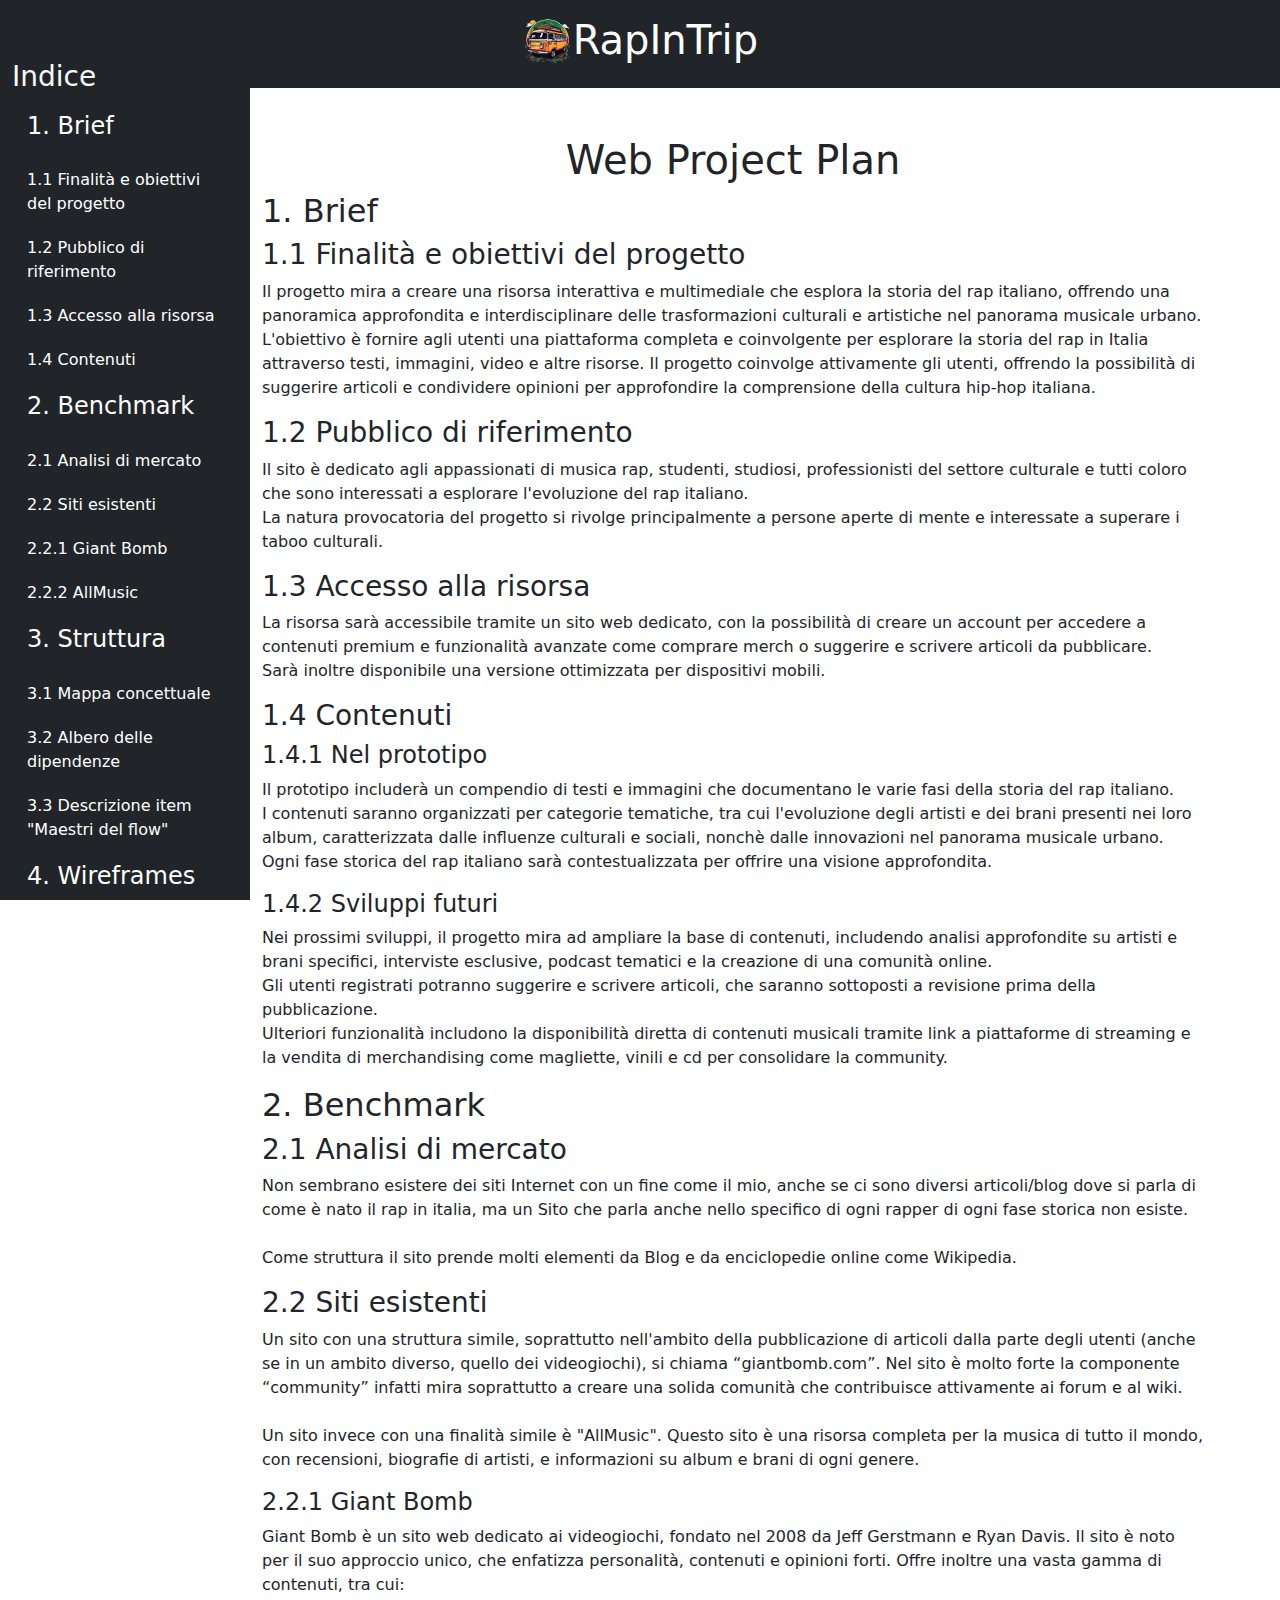
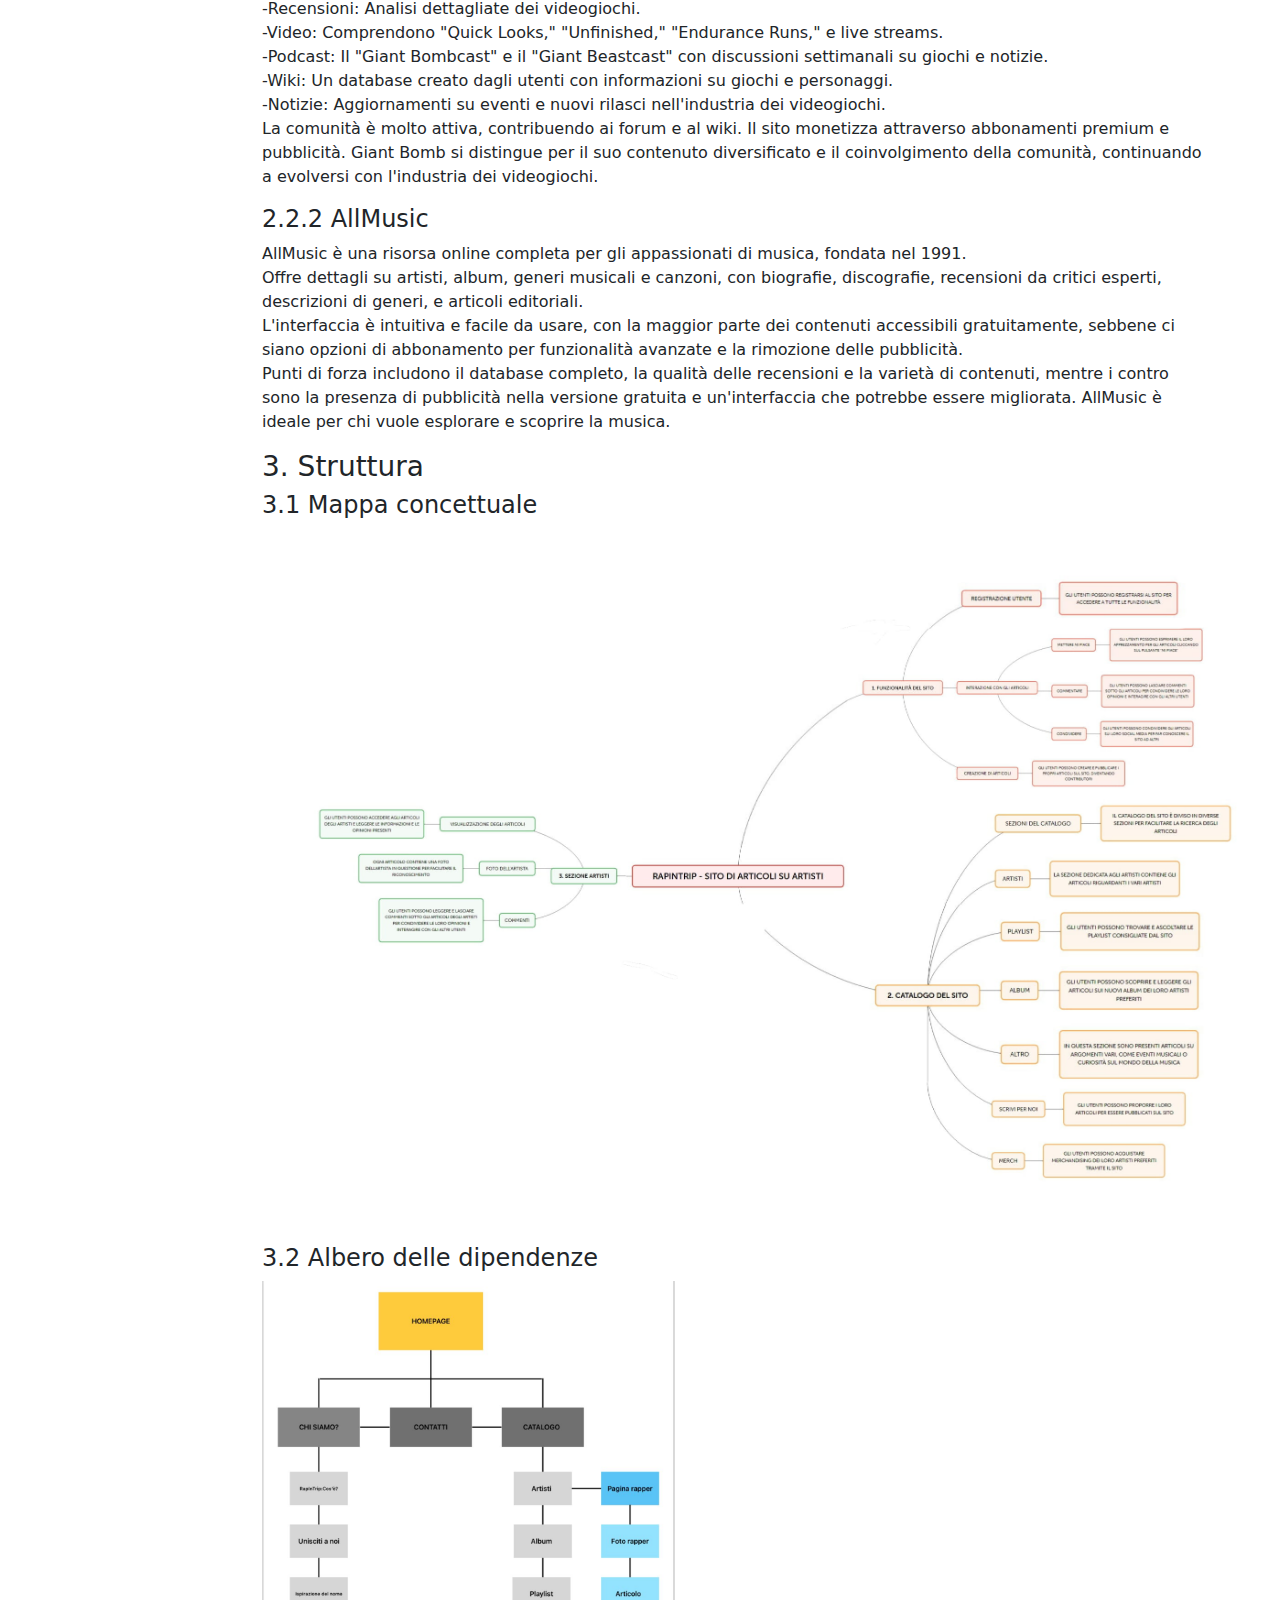
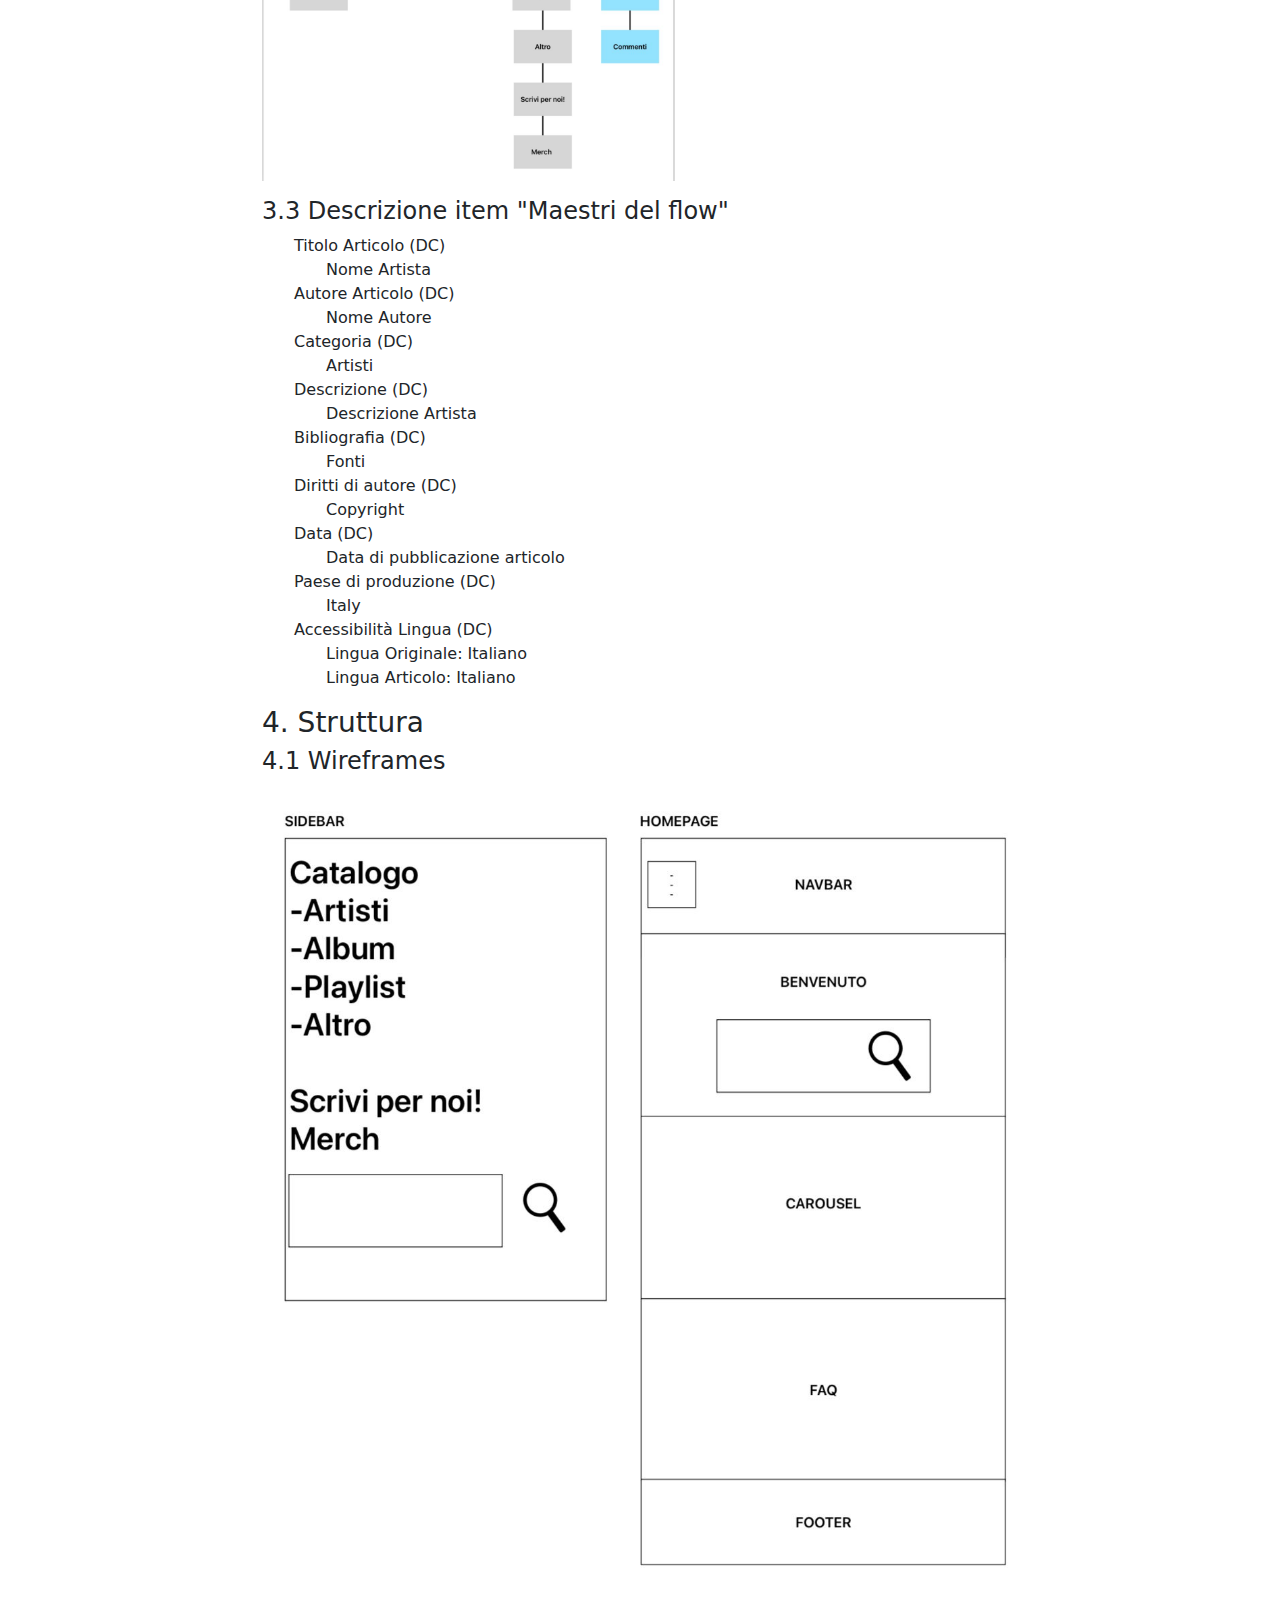
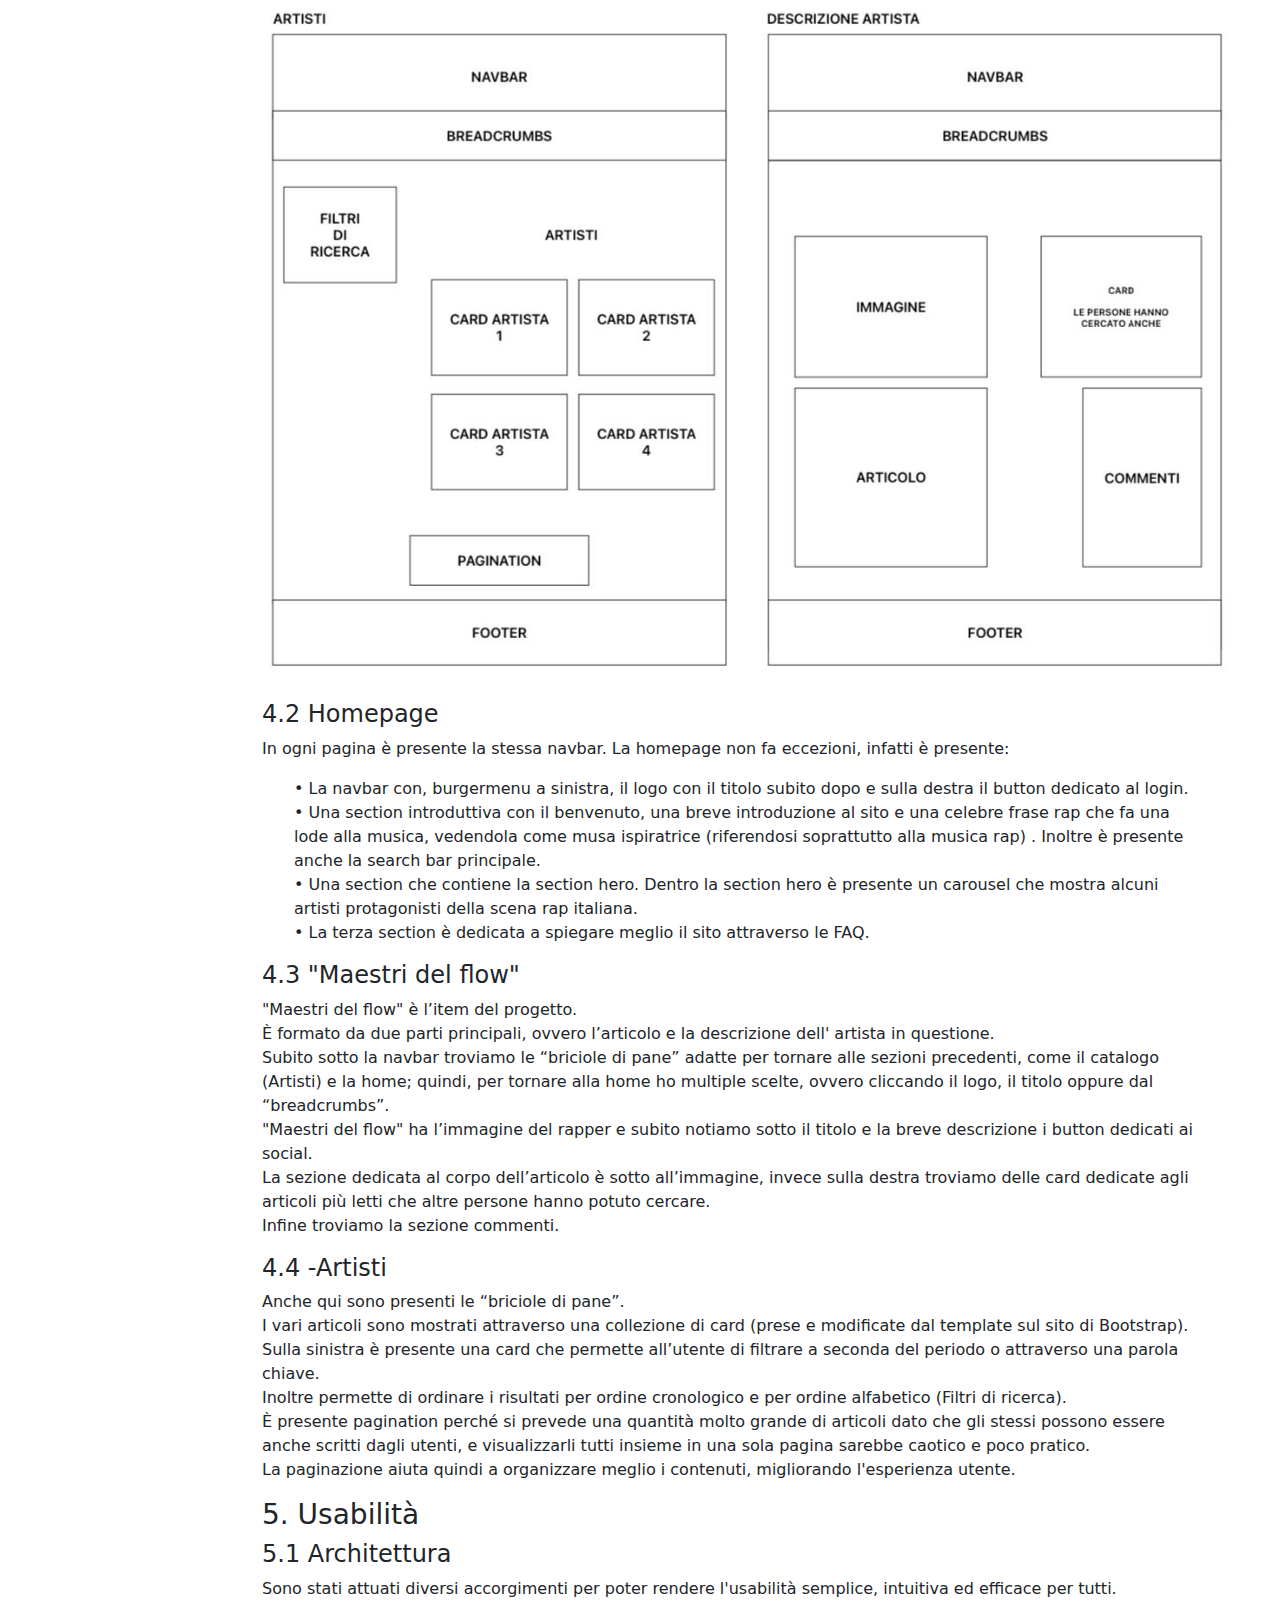
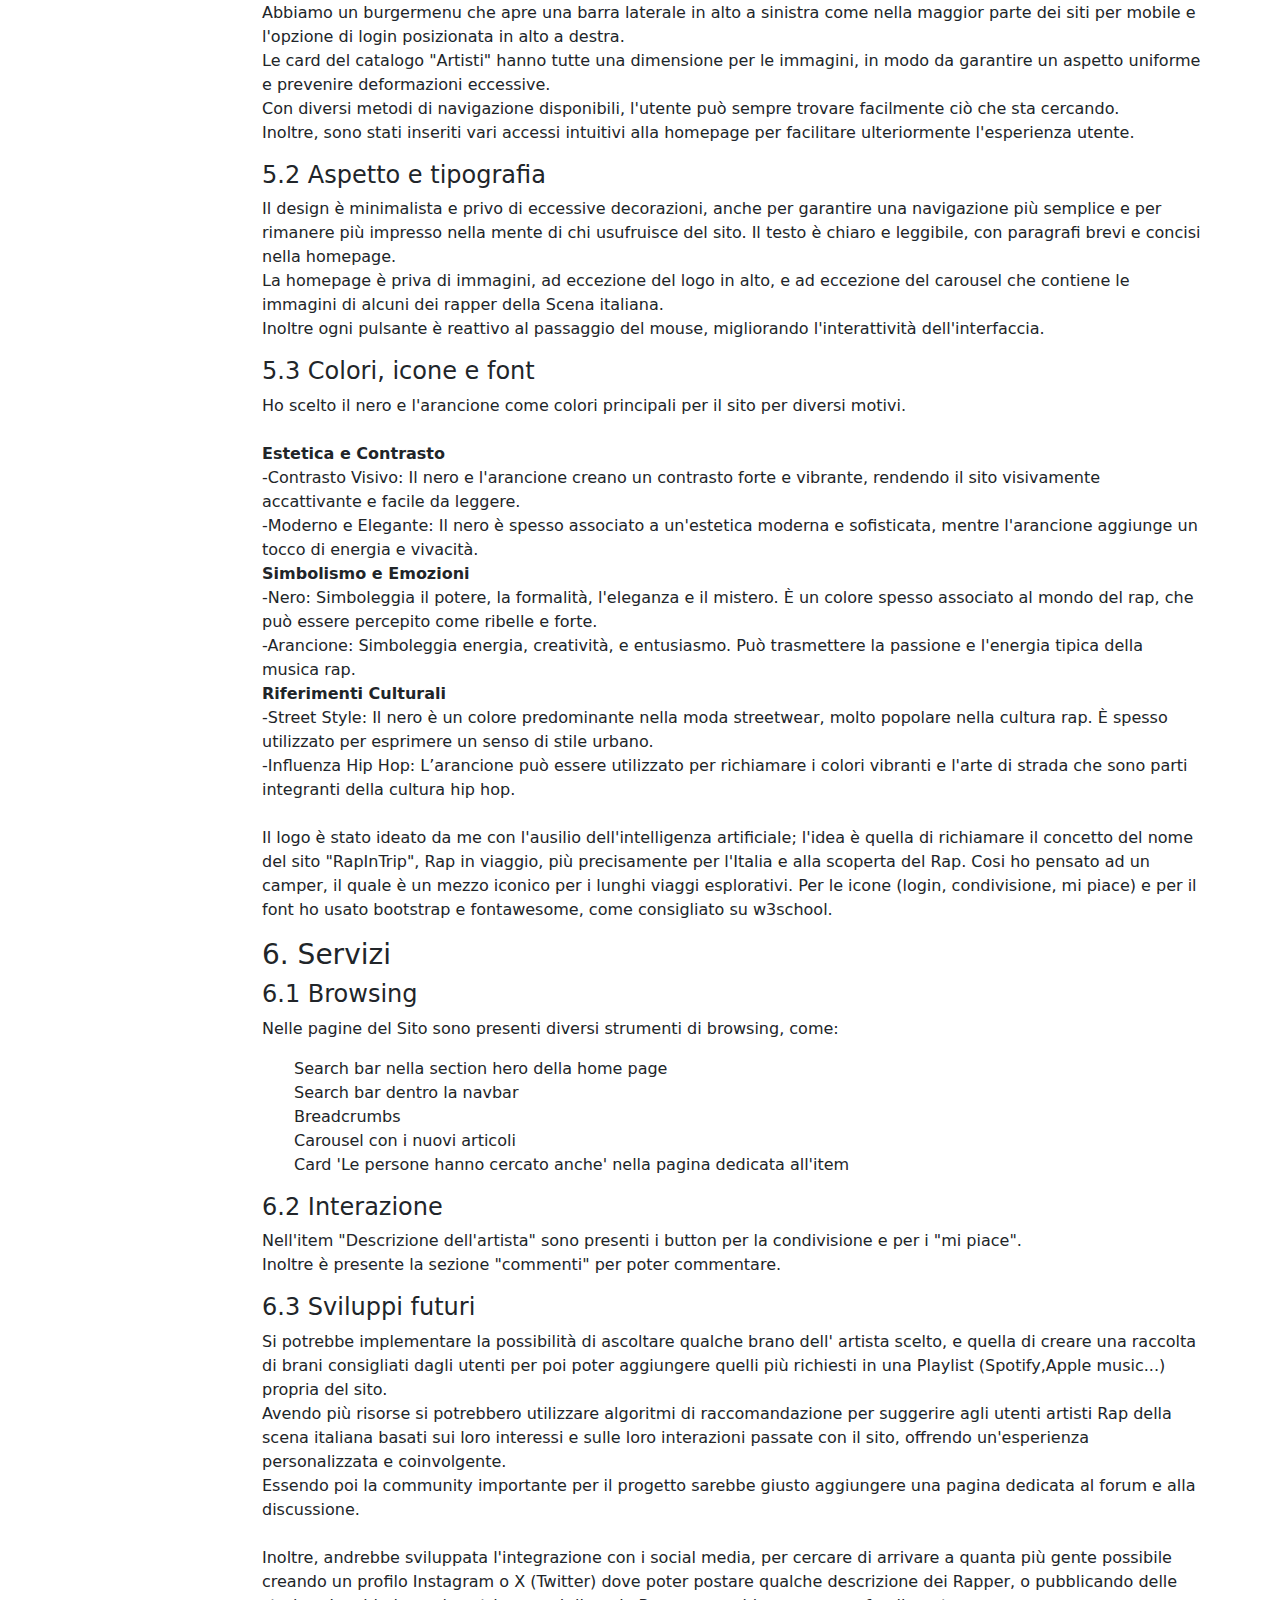
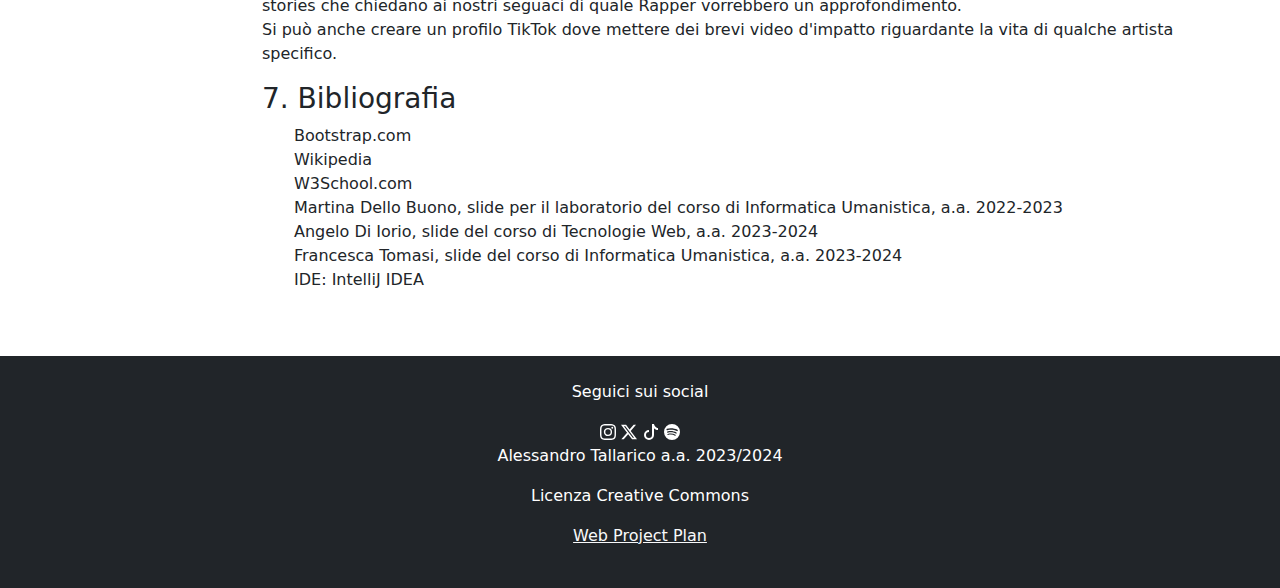
<file: HTML/webProjectPlan.html>
<!DOCTYPE html>
<html lang="it">
<head>
    <meta charset="utf-8">
    <meta name="viewport" content="width=device-width, initial-scale=1">
    <title>RapInTrip</title>
    <link rel="icon" href="../img/logosfondobiancoRapInTrip.jpg" type="image/png">
    <!-- Bootstrap CSS -->
    <link href="https://cdn.jsdelivr.net/npm/bootstrap@5.3.3/dist/css/bootstrap.min.css" rel="stylesheet">
    <!-- Font Awesome -->
    <link rel="stylesheet" href="https://cdnjs.cloudflare.com/ajax/libs/font-awesome/6.0.0-beta3/css/all.min.css">
    <!-- Custom CSS -->
    <link href="https://cdnjs.cloudflare.com/ajax/libs/font-awesome/6.0.0-beta3/css/all.min.css" rel="stylesheet">
    <link rel="stylesheet" href="../css/my-style.css">
</head>
<body>

<header class="bg-dark py-3">
    <div class="container d-flex justify-content-center">
        <a href="../index.html">
            <img src="../img/LOGO.senzasfondo.PNG" alt="Logo" style="max-height: 50px;">
        </a>
        <div class="text-center">
            <h1 style="color: white;">RapInTrip</h1>
        </div>
    </div>
</header>


<div class="container-fluid">
    <div class="row">
        <!-- Sidebar -->
        <nav id="sidebar" class="col-md-3 bg-dark text-light">
            <div class="sidebar-header">
                <h3>Indice</h3>
            </div>
            <ul class="list-unstyled components">
                <li>
                    <a href="#section-1"><h4>1. Brief</h4></a>
                    <ul class="list-unstyled">
                        <li><a href="#section-1.1">1.1 Finalità e obiettivi del progetto</a></li>
                        <li><a href="#section-1.2">1.2 Pubblico di riferimento</a></li>
                        <li><a href="#section-1.3">1.3 Accesso alla risorsa</a></li>
                        <li><a href="#section-1.4">1.4 Contenuti</a></li>
                    </ul>
                </li>
                <li>
                    <a href="#section-2"><h4>2. Benchmark</h4></a>
                    <ul class="list-unstyled">
                        <li><a href="#section-2.1">2.1 Analisi di mercato</a></li>
                        <li><a href="#section-2.2">2.2 Siti esistenti</a></li>
                        <ul class="list-unstyled">
                            <li><a href="#section-2.2.1">2.2.1 Giant Bomb</a></li>
                            <li><a href="#section-2.2.2">2.2.2 AllMusic</a></li>
                        </ul>
                    </ul>
                </li>
                <li><a href="#section-3"><h4>3. Struttura</h4></a></li>
                <ul class="list-unstyled">
                    <li><a href="#section-3.1">3.1 Mappa concettuale</a></li>
                    <li><a href="#section-3.2">3.2 Albero delle dipendenze</a></li>
                    <li><a href="#section-3.3">3.3 Descrizione item "Maestri del flow"</a></li>
                </ul>
                <li><a href="#section-4"><h4>4. Wireframes</h4></a></li>
                <ul class="list-unstyled">
                    <li><a href="#section-4.1">4.1 Wireframes</a></li>
                    <li><a href="#section-4.2">4.2 Homepage</a></li>
                    <li><a href="#section-4.3">4.3 "Maestri del flow"</a></li>
                    <li><a href="#section-4.4">4.4 -Artisti</a></li>
                </ul>
                <li><a href="#section-5"><h4>5. Usabilità</h4></a></li>
                <ul class="list-unstyled">
                    <li><a href="#section-5.1">5.1 Architettura</a></li>
                    <li><a href="#section-5.2">5.2 Aspetto e tipografia</a></li>
                    <li><a href="#section-5.3">5.3 Colori, icone e font</a></li>
                </ul>
                <li><a href="#section-6"><h4>6. Servizi</h4></a></li>
                <ul class="list-unstyled">
                    <li><a href="#section-6.1">6.1 Browsing</a></li>
                    <li><a href="#section-6.2">6.2 Interazione</a></li>
                    <li><a href="#section-6.3">6.3 Sviluppi futuri</a></li>
                </ul>
            </ul>
        </nav>



        <!-- Page Content -->
        <section class="py-5">
            <div id="content" class="col-md-9">
                <h1 class="text-center">Web Project Plan</h1>

                <section id="section-1">
                    <h2>1. Brief</h2>
                    <section id="section-1.1">
                        <h3>1.1 Finalità e obiettivi del progetto</h3>
                        <p>Il progetto mira a creare una risorsa interattiva e multimediale che esplora la storia del rap italiano,
                            offrendo una panoramica approfondita e interdisciplinare delle trasformazioni culturali e artistiche nel
                            panorama musicale urbano. L'obiettivo è fornire agli utenti una piattaforma completa e coinvolgente per
                            esplorare la storia del rap in Italia attraverso testi, immagini, video e altre risorse.
                            Il progetto coinvolge attivamente gli utenti, offrendo la possibilità di suggerire articoli e
                            condividere opinioni per approfondire la comprensione della cultura hip-hop italiana.</p>
                    </section>

                    <section id="section-1.2">
                        <h3>1.2 Pubblico di riferimento</h3>
                        <p>Il sito è dedicato agli appassionati di musica rap, studenti, studiosi,
                            professionisti del settore culturale e tutti coloro che sono interessati a
                            esplorare l'evoluzione del rap italiano.
                            <br>La natura provocatoria del progetto si
                            rivolge principalmente a persone aperte di mente e interessate a superare i taboo culturali.</p>
                    </section>

                    <section id="section-1.3">
                        <h3>1.3 Accesso alla risorsa</h3>
                        <p>La risorsa sarà accessibile tramite un sito web dedicato, con la possibilità di creare un account per accedere a
                            contenuti premium e funzionalità avanzate come comprare merch o suggerire e scrivere articoli da pubblicare.
                            <br>Sarà inoltre disponibile una versione ottimizzata per dispositivi mobili. </p>
                    </section>

                    <section id="section-1.4">
                        <h3>1.4 Contenuti</h3>
                        <section id="section-1.4.1">
                            <h4>1.4.1 Nel prototipo</h4>
                            <p>Il prototipo includerà un compendio di testi e immagini che documentano le varie fasi della storia del rap italiano.
                                <br>I contenuti saranno organizzati per categorie tematiche, tra cui l'evoluzione degli artisti e dei brani presenti nei loro album,
                                caratterizzata
                                dalle influenze culturali e sociali, nonchè dalle innovazioni nel panorama musicale urbano. Ogni fase storica
                                del rap italiano sarà contestualizzata per offrire una visione approfondita.

                            </p>
                        </section>

                        <section id="section-1.4.2">
                            <h4>1.4.2 Sviluppi futuri</h4>
                            <p>Nei prossimi sviluppi, il progetto mira ad ampliare la base di contenuti, includendo analisi approfondite su
                                artisti e brani specifici, interviste esclusive, podcast tematici e la creazione di una comunità online.
                                <br>Gli utenti registrati potranno suggerire e scrivere articoli, che saranno sottoposti a revisione prima
                                della pubblicazione.
                                <br>Ulteriori funzionalità includono la disponibilità diretta di contenuti musicali
                                tramite link a piattaforme di streaming e la vendita di merchandising come magliette, vinili e cd per consolidare la community.

                            </p>
                        </section>
                    </section>
                </section>

                <section id="section-2">
                    <h2>2. Benchmark</h2>
                    <section id="section-2.1">
                        <h3>2.1 Analisi di mercato</h3>
                        <p>
                            Non sembrano esistere dei siti Internet con un fine come il mio, anche se ci sono diversi articoli/blog dove si parla di come è
                            nato il rap in italia, ma un Sito che parla anche nello specifico di ogni rapper di ogni fase storica non esiste.
                            <br><br>Come struttura il sito prende molti elementi da Blog e da enciclopedie online come Wikipedia.
                        </p>
                    </section>
                    <section id="section-2.2">
                        <h3>2.2 Siti esistenti</h3>
                        <p>
                            Un sito con una struttura simile, soprattutto nell'ambito della pubblicazione di articoli dalla parte degli utenti (anche se in un ambito diverso, quello dei videogiochi),
                            si chiama “giantbomb.com”.
                            Nel sito è molto forte la componente “community” infatti mira soprattutto a creare una solida comunità che contribuisce
                            attivamente ai forum e al wiki.
                            <br>
                            <br/>Un sito invece con una finalità simile è "AllMusic". Questo sito è una risorsa completa per la musica di tutto il mondo, con recensioni,
                            biografie di artisti, e informazioni su album e brani di ogni genere.
                        </p>
                    </section>
                    <section id="section-2.2.1">
                        <h4>2.2.1 Giant Bomb</h4>
                        <p>
                            Giant Bomb è un sito web dedicato ai videogiochi, fondato nel 2008 da Jeff Gerstmann e Ryan Davis. Il sito è noto per
                            il suo approccio unico, che enfatizza personalità, contenuti e opinioni forti. Offre inoltre una vasta
                            gamma di contenuti, tra cui:

                            <br/>-Recensioni: Analisi dettagliate dei videogiochi.
                            <br/>-Video: Comprendono "Quick Looks," "Unfinished," "Endurance Runs," e live streams.
                            <br/>-Podcast: Il "Giant Bombcast" e il "Giant Beastcast" con discussioni settimanali su giochi e notizie.
                            <br/>-Wiki: Un database creato dagli utenti con informazioni su giochi e personaggi.
                            <br/>-Notizie: Aggiornamenti su eventi e nuovi rilasci nell'industria dei videogiochi.

                            <br/>La comunità è molto attiva, contribuendo ai forum e al wiki. Il sito monetizza attraverso abbonamenti premium e pubblicità.
                            Giant Bomb si distingue per il suo contenuto diversificato e il coinvolgimento della comunità, continuando a evolversi con
                            l'industria dei videogiochi.

                        </p>
                    </section>
                    <section id="section-2.2.2">

                        <h4>2.2.2 AllMusic</h4>
                        <p>
                            AllMusic è una risorsa online completa per gli appassionati di musica,
                            fondata nel 1991.
                            <br>Offre dettagli su artisti, album, generi musicali e canzoni,
                            con biografie, discografie, recensioni da critici esperti, descrizioni di generi, e
                            articoli editoriali.
                            <br>L'interfaccia è intuitiva e facile da usare, con la maggior
                            parte dei contenuti accessibili gratuitamente, sebbene ci siano opzioni di
                            abbonamento per funzionalità avanzate e la rimozione delle pubblicità.
                            <br>Punti di
                            forza includono il database completo, la qualità delle recensioni e la varietà di contenuti,
                            mentre i contro sono la presenza di pubblicità nella versione gratuita e un'interfaccia
                            che potrebbe essere migliorata. AllMusic è ideale per chi vuole esplorare e scoprire la musica.
                        </p>
                    </section>
                </section>

                <section id="section-3">
                    <h3>3. Struttura</h3>
                    <section id="section-3.1">
                        <h4>3.1 Mappa concettuale</h4>
                        <p>
                            <img src="../img/Mappa concettuale-1.jpg" style="max-height: 700px">
                        </p>
                    </section>
                    <section id="section-3.2">
                        <h4>3.2 Albero delle dipendenze</h4>
                        <p>
                            <img src="../img/AlberoDipe.jpg" style="max-height: 500px">
                        </p>
                    </section>
                    <section id="section-3.3">
                        <h4>3.3 Descrizione item "Maestri del flow"</h4>
                        <ul>
                            <li>Titolo Articolo (DC)</li>
                            <ul>
                                <li>Nome Artista</li>
                            </ul>
                            <li>Autore Articolo (DC)</li>
                            <ul>
                                <li>Nome Autore</li>
                            </ul>
                            <li>Categoria (DC)</li>
                            <ul>
                                <li>Artisti</li>
                            </ul>

                            <li>Descrizione (DC)</li>
                            <ul>
                                <li>
                                    Descrizione Artista</li>
                            </ul>
                            <li>Bibliografia (DC)</li>
                            <ul>
                                <li>Fonti</li>
                            </ul>
                            <li>Diritti di autore (DC)</li>
                            <ul>
                                <li>Copyright</li>
                            </ul>
                            <li>Data (DC)</li>
                            <ul>
                                <li>Data di pubblicazione articolo</li>
                            </ul>
                            <li>Paese di produzione (DC)</li>
                            <ul>
                                <li>Italy</li>
                            </ul>
                            <li>Accessibilità Lingua (DC)</li>
                            <ul>
                                <li>Lingua Originale: Italiano</li>
                                <li>Lingua Articolo: Italiano</li>
                            </ul>
                        </ul>
                    </section>
                </section>
                <section id="section-4">
                    <h3>4. Struttura</h3>
                    <section id="section-4.1">
                        <h4>4.1 Wireframes</h4>
                        <p>
                            <img src="../img/wire1.jpg" style="max-height: 800px">
                            <img src="../img/wiref2.jpg" style="max-height: 700px">
                        </p>
                    </section>
                    <section id="section-4.2">
                        <h4>4.2 Homepage</h4>
                        <p>In ogni pagina è presente la stessa navbar. La homepage non fa eccezioni, infatti è presente:</p>
                        <ul>
                            <li>
                                •	La navbar con, burgermenu a sinistra, il logo con il titolo subito dopo e sulla destra
                                il button dedicato al login.
                            </li>
                            <li>
                                •	Una section introduttiva con il benvenuto, una breve introduzione al sito e una celebre frase rap che fa
                                una lode alla musica, vedendola come musa ispiratrice (riferendosi soprattutto alla musica rap) .
                                Inoltre è presente anche la search bar principale.
                            </li>
                            <li>
                                •	Una section che contiene la section hero. Dentro la section hero è presente un carousel
                                che mostra alcuni artisti protagonisti della scena rap italiana.
                            </li>
                            <li>
                                •	La terza section è dedicata a spiegare meglio il sito attraverso le FAQ.
                            </li>

                        </ul>
                    </section>
                    <section id="section-4.3">
                        <h4>4.3  "Maestri del flow"</h4>
                        <p>
                             "Maestri del flow" è l’item del progetto.
                            <br>È formato da due parti principali, ovvero l’articolo e la descrizione dell' artista in questione.
                            <br>Subito sotto la navbar troviamo le “briciole di pane” adatte per tornare alle sezioni precedenti, come il catalogo (Artisti) e la home;
                            quindi, per tornare alla home ho multiple scelte, ovvero cliccando il logo, il titolo oppure dal “breadcrumbs”.
                            <br> "Maestri del flow" ha l’immagine del rapper e subito notiamo sotto il titolo e la breve descrizione i button dedicati ai social.
                            <br>La sezione dedicata al corpo dell’articolo è sotto all’immagine, invece sulla destra troviamo delle card dedicate agli
                            articoli più letti che altre persone hanno potuto cercare.
                            <br>Infine troviamo la sezione commenti.

                        </p>
                    </section>
                    <section id="section-4.4">
                        <h4>4.4 -Artisti</h4>
                        <p>
                            Anche qui sono presenti le “briciole di pane”.
                            <br>I vari articoli sono mostrati attraverso una collezione
                            di card (prese e modificate dal template sul sito di Bootstrap).
                            <br>Sulla sinistra è presente una card che permette all’utente di filtrare a seconda del periodo
                            o attraverso una parola chiave.
                            <br>Inoltre permette di ordinare i risultati per ordine cronologico e per ordine
                            alfabetico (Filtri di ricerca).
                            <br>È presente pagination perché si prevede una quantità molto grande di articoli dato che gli stessi possono
                            essere anche scritti dagli utenti, e visualizzarli tutti insieme in una sola pagina sarebbe caotico e poco pratico.
                            <br> La paginazione aiuta quindi a organizzare meglio i contenuti, migliorando l'esperienza utente.
                        </p>
                    </section>
                </section>
                <section id="section-5">
                    <h3>5. Usabilità</h3>
                    <section id="section-5.1">
                        <h4>5.1 Architettura</h4>
                        <p>
                            Sono stati attuati diversi accorgimenti per poter rendere l'usabilità semplice, intuitiva ed efficace per tutti.

                            <br>Abbiamo un burgermenu che apre una barra laterale
                            in alto a sinistra come nella maggior
                            parte dei siti per mobile e l'opzione di login posizionata in alto a destra.
                            <br>Le card del catalogo "Artisti" hanno tutte
                            una dimensione per le immagini, in modo da garantire un aspetto uniforme e prevenire deformazioni
                            eccessive.
                            <br>Con diversi metodi di navigazione disponibili, l'utente può sempre trovare facilmente ciò che sta
                            cercando.
                            <br>Inoltre, sono stati inseriti vari accessi intuitivi alla homepage per facilitare ulteriormente
                            l'esperienza utente.
                        </p>
                    </section>
                    <section id="section-5.2">
                        <h4>5.2 Aspetto e tipografia</h4>
                        <p>
                            Il design è minimalista e privo di eccessive decorazioni, anche per garantire una navigazione più semplice e per rimanere più impresso nella mente di chi usufruisce del sito.
                            Il testo è chiaro e leggibile, con paragrafi brevi
                            e concisi nella homepage.
                            <br>La homepage è priva di immagini, ad eccezione del logo in alto, e ad eccezione del
                            carousel che contiene le immagini di alcuni dei rapper della Scena italiana.
                            <br>Inoltre ogni pulsante è reattivo al passaggio del mouse,
                            migliorando l'interattività dell'interfaccia.
                        </p>
                    </section>
                    <section id="section-5.3">
                        <h4>5.3 Colori, icone e font</h4>
                        <p>
                            Ho scelto il nero e l'arancione  come colori principali per il sito per diversi motivi.
                            <br/>
                            <br/><b>Estetica e Contrasto</b>
                            <br/>-Contrasto Visivo: Il nero e l'arancione creano un contrasto forte e vibrante, rendendo il sito visivamente accattivante e facile da leggere.
                            <br/>-Moderno e Elegante: Il nero è spesso associato a un'estetica moderna e sofisticata, mentre l'arancione aggiunge un tocco di energia e vivacità.
                            <br/><b>Simbolismo e Emozioni</b>
                            <br/>-Nero: Simboleggia il potere, la formalità, l'eleganza e il mistero. È un colore spesso associato al mondo del rap, che può essere percepito come ribelle e forte.
                            <br/>-Arancione: Simboleggia energia, creatività, e entusiasmo. Può trasmettere la passione e l'energia tipica della musica rap.
                            <br/><strong>Riferimenti Culturali</strong>
                            <br/>-Street Style: Il nero è un colore predominante nella moda streetwear, molto popolare nella cultura rap. È spesso utilizzato per esprimere un senso di stile urbano.
                            <br/>-Influenza Hip Hop: L’arancione può essere utilizzato per richiamare i colori vibranti e l'arte di strada che sono parti integranti della cultura hip hop.
                            <br/>

                            <br/>Il logo è stato ideato da me con l'ausilio dell'intelligenza artificiale; l'idea è quella di richiamare il concetto del nome del sito "RapInTrip", Rap in viaggio, più precisamente per l'Italia e alla scoperta del Rap.
                            Cosi ho pensato ad un camper, il quale è un mezzo iconico per i lunghi viaggi esplorativi.
                            Per le icone (login, condivisione, mi piace) e per il font ho usato bootstrap e fontawesome, come consigliato su w3school.
                        </p>
                    </section>
                </section>

                <section id="section-6">
                    <h3>6. Servizi</h3>
                    <section id="section-6.1">
                        <h4>6.1 Browsing</h4>
                        <p>
                            Nelle pagine del Sito sono presenti diversi strumenti di browsing, come:
                        </p>
                        <ul>
                            <li>Search bar nella section hero della home page</li>
                            <li>Search bar dentro la navbar</li>
                            <li>Breadcrumbs</li>
                            <li>Carousel con i nuovi articoli</li>
                            <li>Card 'Le persone hanno cercato anche' nella pagina dedicata all'item</li>
                        </ul>
                    </section>
                    <section id="section-6.2">
                        <h4>6.2 Interazione</h4>
                        <p>
                            Nell'item "Descrizione dell'artista" sono presenti i button per la condivisione e per i "mi piace".
                           <br>Inoltre è presente la sezione "commenti" per poter
                            commentare.
                        </p>
                    </section>
                    <section id="section-6.3">
                        <h4>6.3 Sviluppi futuri</h4>
                        <p>
                            Si potrebbe implementare la possibilità di ascoltare qualche brano dell' artista scelto, e quella di creare
                            una raccolta di brani consigliati dagli utenti per poi poter aggiungere quelli più richiesti
                            in una Playlist (Spotify,Apple music...) propria del sito.
                            <br>Avendo più risorse si potrebbero utilizzare algoritmi di raccomandazione per suggerire agli
                            utenti artisti Rap della scena italiana basati sui loro interessi e sulle loro interazioni passate con il sito,
                            offrendo un'esperienza personalizzata e coinvolgente.
                            <br>Essendo poi la community importante per il progetto sarebbe giusto aggiungere una pagina dedicata
                            al forum e alla discussione.
                            <br>
                            <br> Inoltre, andrebbe sviluppata l'integrazione con i social media, per cercare di arrivare a quanta più gente possibile
                            creando un profilo Instagram o X (Twitter) dove poter postare qualche descrizione dei Rapper, o pubblicando delle stories che chiedano ai nostri seguaci
                            di quale Rapper vorrebbero un approfondimento.
                            <br> Si può anche creare un profilo TikTok dove mettere dei brevi video d'impatto riguardante la vita di qualche artista specifico.
                        </p>
                    </section>
                </section>

                <section id="section-7">
                    <h3>7. Bibliografia</h3>
                    <ul>
                        <li>
                            Bootstrap.com
                        </li>
                        <li>
                            Wikipedia
                        </li>
                        <li>
                            W3School.com
                        </li>
                        Martina Dello Buono, slide per il laboratorio del corso di Informatica Umanistica, a.a. 2022-2023
                        <li>
                            Angelo Di Iorio, slide del corso di Tecnologie Web, a.a. 2023-2024
                        </li>
                        <li>
                            Francesca Tomasi, slide del corso di Informatica Umanistica, a.a. 2023-2024
                        </li>
                        <li>
                            IDE: IntelliJ IDEA
                        </li>
                    </ul>
                </section>


            </div>
        </section>

    </div>
</div>

<!-- Footer -->
<footer class="footer bg-dark text-white py-4">
    <div class="container">
        <div class="footer-social text-center">
            <p>Seguici sui social</p>
            <svg xmlns="http://www.w3.org/2000/svg" width="16" height="16" fill="currentColor" class="bi bi-instagram" viewBox="0 0 16 16">
                <path d="M8 0C5.829 0 5.556.01 4.703.048 3.85.088 3.269.222 2.76.42a3.9 3.9 0 0 0-1.417.923A3.9 3.9 0 0 0 .42 2.76C.222 3.268.087 3.85.048 4.7.01 5.555 0 5.827 0 8.001c0 2.172.01 2.444.048 3.297.04.852.174 1.433.372 1.942.205.526.478.972.923 1.417.444.445.89.719 1.416.923.51.198 1.09.333 1.942.372C5.555 15.99 5.827 16 8 16s2.444-.01 3.298-.048c.851-.04 1.434-.174 1.943-.372a3.9 3.9 0 0 0 1.416-.923c.445-.445.718-.891.923-1.417.197-.509.332-1.09.372-1.942C15.99 10.445 16 10.173 16 8s-.01-2.445-.048-3.299c-.04-.851-.175-1.433-.372-1.941a3.9 3.9 0 0 0-.923-1.417A3.9 3.9 0 0 0 13.24.42c-.51-.198-1.092-.333-1.943-.372C10.443.01 10.172 0 7.998 0zm-.717 1.442h.718c2.136 0 2.389.007 3.232.046.78.035 1.204.166 1.486.275.373.145.64.319.92.599s.453.546.598.92c.11.281.24.705.275 1.485.039.843.047 1.096.047 3.231s-.008 2.389-.047 3.232c-.035.78-.166 1.203-.275 1.485a2.5 2.5 0 0 1-.599.919c-.28.28-.546.453-.92.598-.28.11-.704.24-1.485.276-.843.038-1.096.047-3.232.047s-2.39-.009-3.233-.047c-.78-.036-1.203-.166-1.485-.276a2.5 2.5 0 0 1-.92-.598 2.5 2.5 0 0 1-.6-.92c-.109-.281-.24-.705-.275-1.485-.038-.843-.046-1.096-.046-3.233s.008-2.388.046-3.231c.036-.78.166-1.204.276-1.486.145-.373.319-.64.599-.92s.546-.453.92-.598c.282-.11.705-.24 1.485-.276.738-.034 1.024-.044 2.515-.045zm4.988 1.328a.96.96 0 1 0 0 1.92.96.96 0 0 0 0-1.92m-4.27 1.122a4.109 4.109 0 1 0 0 8.217 4.109 4.109 0 0 0 0-8.217m0 1.441a2.667 2.667 0 1 1 0 5.334 2.667 2.667 0 0 1 0-5.334"/>
            </svg>
            <svg xmlns="http://www.w3.org/2000/svg" width="16" height="16" fill="currentColor" class="bi bi-twitter-x" viewBox="0 0 16 16">
                <path d="M12.6.75h2.454l-5.36 6.142L16 15.25h-4.937l-3.867-5.07-4.425 5.07H.316l5.733-6.57L0 .75h5.063l3.495 4.633L12.601.75Zm-.86 13.028h1.36L4.323 2.145H2.865z"/>
            </svg>
            <svg xmlns="http://www.w3.org/2000/svg" width="16" height="16" fill="currentColor" class="bi bi-tiktok" viewBox="0 0 16 16">
                <path d="M9 0h1.98c.144.715.54 1.617 1.235 2.512C12.895 3.389 13.797 4 15 4v2c-1.753 0-3.07-.814-4-1.829V11a5 5 0 1 1-5-5v2a3 3 0 1 0 3 3z"/>
            </svg>
            <svg xmlns="http://www.w3.org/2000/svg" width="16" height="16" fill="currentColor" class="bi bi-spotify" viewBox="0 0 16 16">
                <path d="M8 0a8 8 0 1 0 0 16A8 8 0 0 0 8 0m3.669 11.538a.5.5 0 0 1-.686.165c-1.879-1.147-4.243-1.407-7.028-.77a.499.499 0 0 1-.222-.973c3.048-.696 5.662-.397 7.77.892a.5.5 0 0 1 .166.686m.979-2.178a.624.624 0 0 1-.858.205c-2.15-1.321-5.428-1.704-7.972-.932a.625.625 0 0 1-.362-1.194c2.905-.881 6.517-.454 8.986 1.063a.624.624 0 0 1 .206.858m.084-2.268C10.154 5.56 5.9 5.419 3.438 6.166a.748.748 0 1 1-.434-1.432c2.825-.857 7.523-.692 10.492 1.07a.747.747 0 1 1-.764 1.288"/>
            </svg>
        </div>

        <div class="post-footer-mobile text-center">
            <p>Alessandro Tallarico a.a. 2023&#47;2024</p>
            <p>Licenza Creative Commons</p>
            <p> <a href="HTML/webProjectPlan.html" class="text-light">Web Project Plan</a></p>
        </div>
    </div>
</footer>

<!-- Bootstrap Bundle with Popper -->
<script src="https://cdn.jsdelivr.net/npm/bootstrap@5.3.3/dist/js/bootstrap.bundle.min.js"></script>
</body>
</html>
</file>
<file: css/my-style.css>
/*1*/
/* Personalizzazione della sidebar */
.sidenav {
    height: 100%;
    width: 0;
    position: fixed;
    z-index: 1;
    top: 0;
    left: 0;
    background-color: #111;
    overflow-x: hidden;
    transition: 0.5s;
    padding-top: 60px;
}
/*2*/
.sidenav a {
    padding: 10px 15px;
    text-decoration: none;
    font-size: 18px;
    color: white;
    display: block;
    transition: 0.3s;
}
/*3*/
.sidenav a:hover {
    background-color: #444;
}
/*4*/
.sidenav .closebtn {
    position: absolute;
    top: 0;
    right: 25px;
    font-size: 36px;
    margin-left: 50px;
}
/*5*/
/* Altri stili */
.burgermenu {
    font-size: 30px;
    cursor: pointer;
}
/*6*/
.search-navbar {
    display: flex;
    margin-bottom: 10px;
}
/*7*/
.search-navbar input[type="text"] {
    padding: 10px;
    width: 80%;
    border: none;
    border-radius: 5px;
}
/*8*/
.search-navbar button {
    padding: 10px;
    border: none;
    background-color: #333;
    color: white;
    border-radius: 5px;
    cursor: pointer;
}
/*9*/
.inline-nav {
    display: inline-block;
}
/*10*/
ul, ol {
    list-style-type: none;
}
/*11*/
.closebtn {
    width: 16px; /* Imposta la larghezza desiderata */
    height: 16px; /* Imposta l'altezza desiderata */
}
/*12*/
.image-container img {
    width: 1200px; /* Imposta la larghezza desiderata */
    height: 700px; /* Imposta l'altezza desiderata */
    overflow: hidden; /* Nasconde le parti dell'immagine che superano i limiti */
}
/*13*/
.hero {
    position: relative;
    height: 300px; /* Imposta l'altezza desiderata della sezione hero */
    overflow: hidden;
}
/*14*/
.carousel {
    position: absolute;
    top: 0;
    left: 0;
    width: 100%;
    height: 100%;
}
/*15*/
.carousel-inner {
    height: 100%;
}
/*16*/
.carousel-item {
    height: 100%;
}
/*17*/
.carousel-item img {
    object-fit: cover;
    width: 100%;
    height: 100%;
}
/*18*/
/* Personalizzazione della sidebar */
#sidebar {
    height: 100%;
    width: 250px; /* Larghezza desiderata */
    position: fixed;
    top: 0;
    left: 0;
    background-color: #111; /* Colore di sfondo */
    overflow-x: hidden;
    transition: 0.5s;
    padding-top: 60px;
    z-index: 9999; /* Assicura che la sidebar sia sopra gli altri contenuti */
}

/*19*/
#sidebar ul.list-unstyled li a:hover {
    background-color: #333; /* Colore di sfondo al passaggio del mouse */
}
/*20*/
#sidebar .closebtn {
    position: absolute;
    top: 0;
    right: 25px;
    font-size: 24px;
    margin-left: 50px;
    cursor: pointer;
}
/*21*/
/* Imposta il margine a sinistra del contenuto principale per far spazio alla sidebar */
#content {
    margin-left: 250px; /* Larghezza della sidebar */
    transition: margin-left 0.5s;
}
/*22*/
/*Tolgo l'effetto link dal titolo*/
.navbar a {
    text-decoration: none;
    color: white;
}
/*23*/
.navbar a,
.navbar button,
.navbar input[type="text"] {
    color: var(--bs-white);
}
/*24*/
.burgermenu i {
    color: var(--bs-orange);
}

/*25*/
/*Stili bottoni*/
/* Stile per i bottoni arancioni con testo nero */
.btn-orange {
    background-color: var(--bs-orange);
    color: black;
}
/*26*/
/* Hover effect per i bottoni */
.btn-orange:hover {
    background-color:  var(--bs-orange ); /* Cambia il colore di sfondo al passaggio del mouse */
}

/*27*/
#sidebar ul.list-unstyled li a {
    padding: 10px 15px;
    text-decoration: none;
    font-size: 16px;
    color: white;
    display: block;
    transition: 0.3s;
}
</file>
